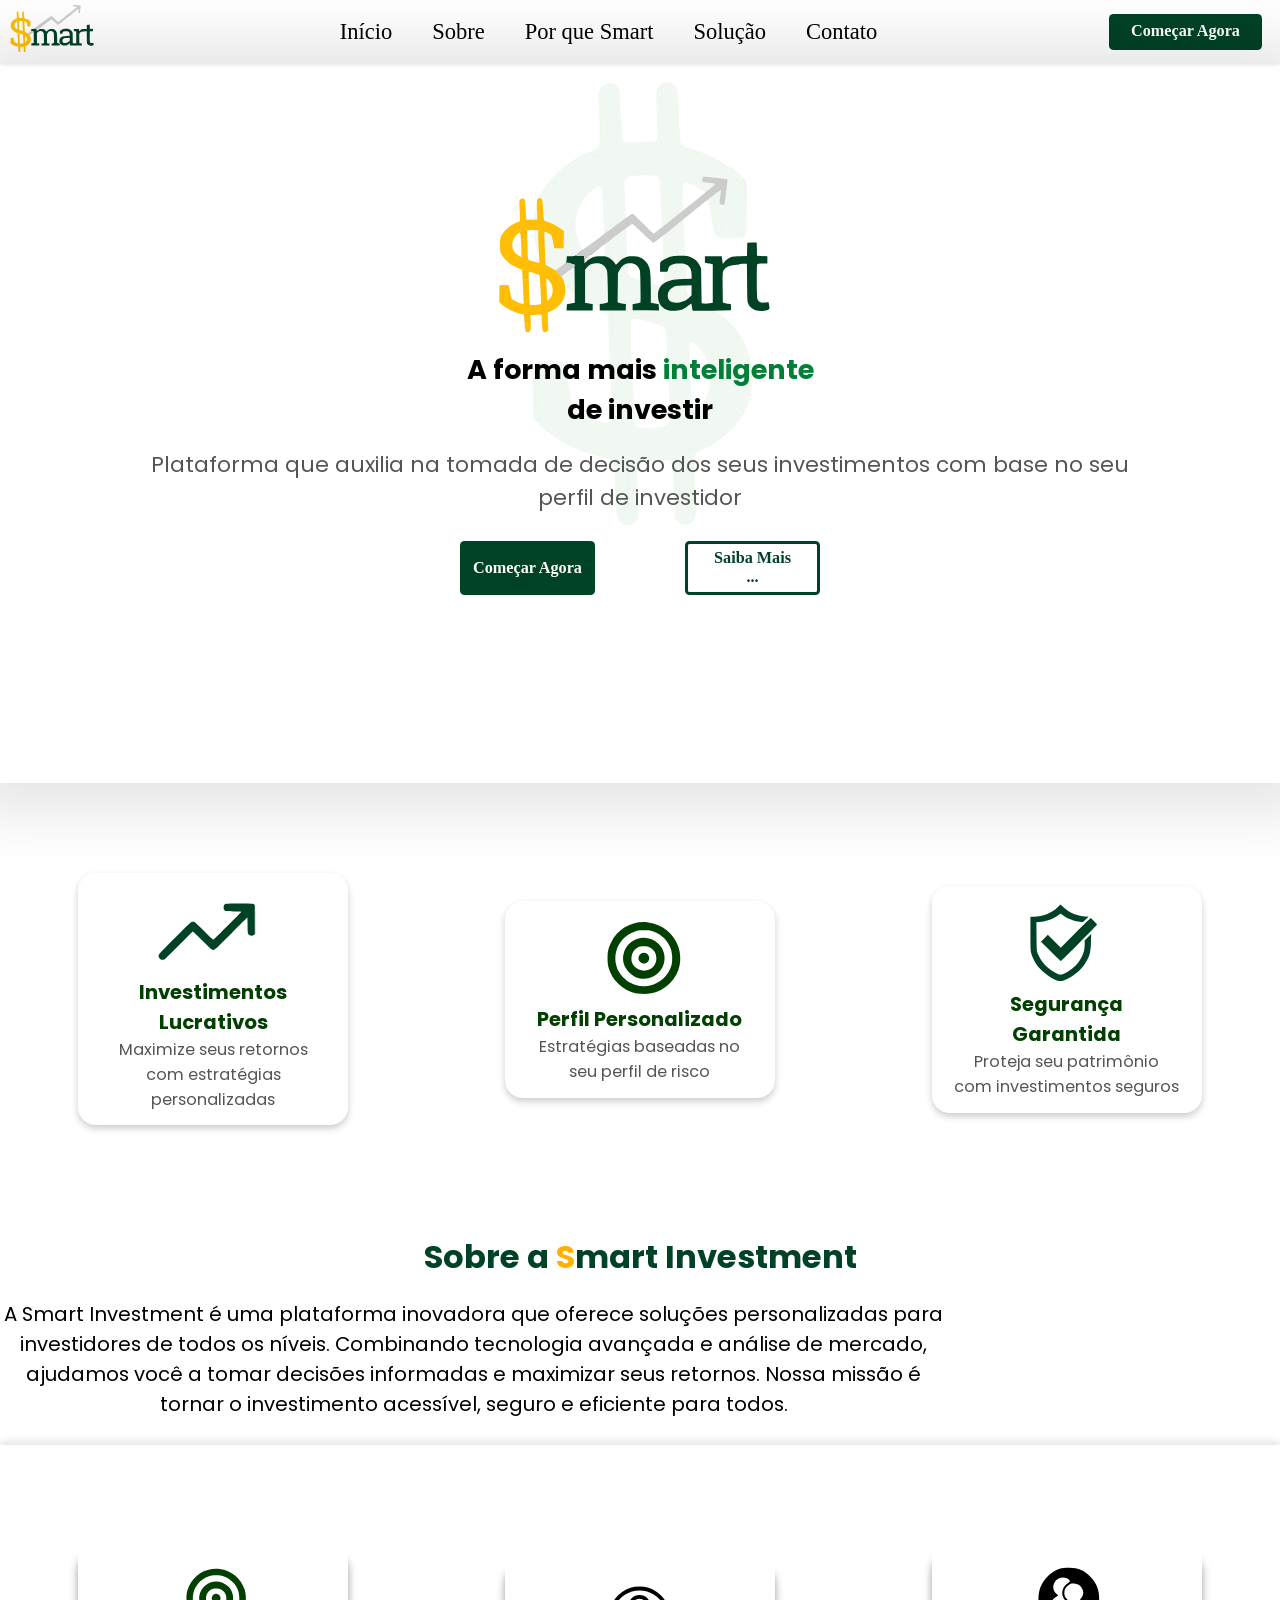
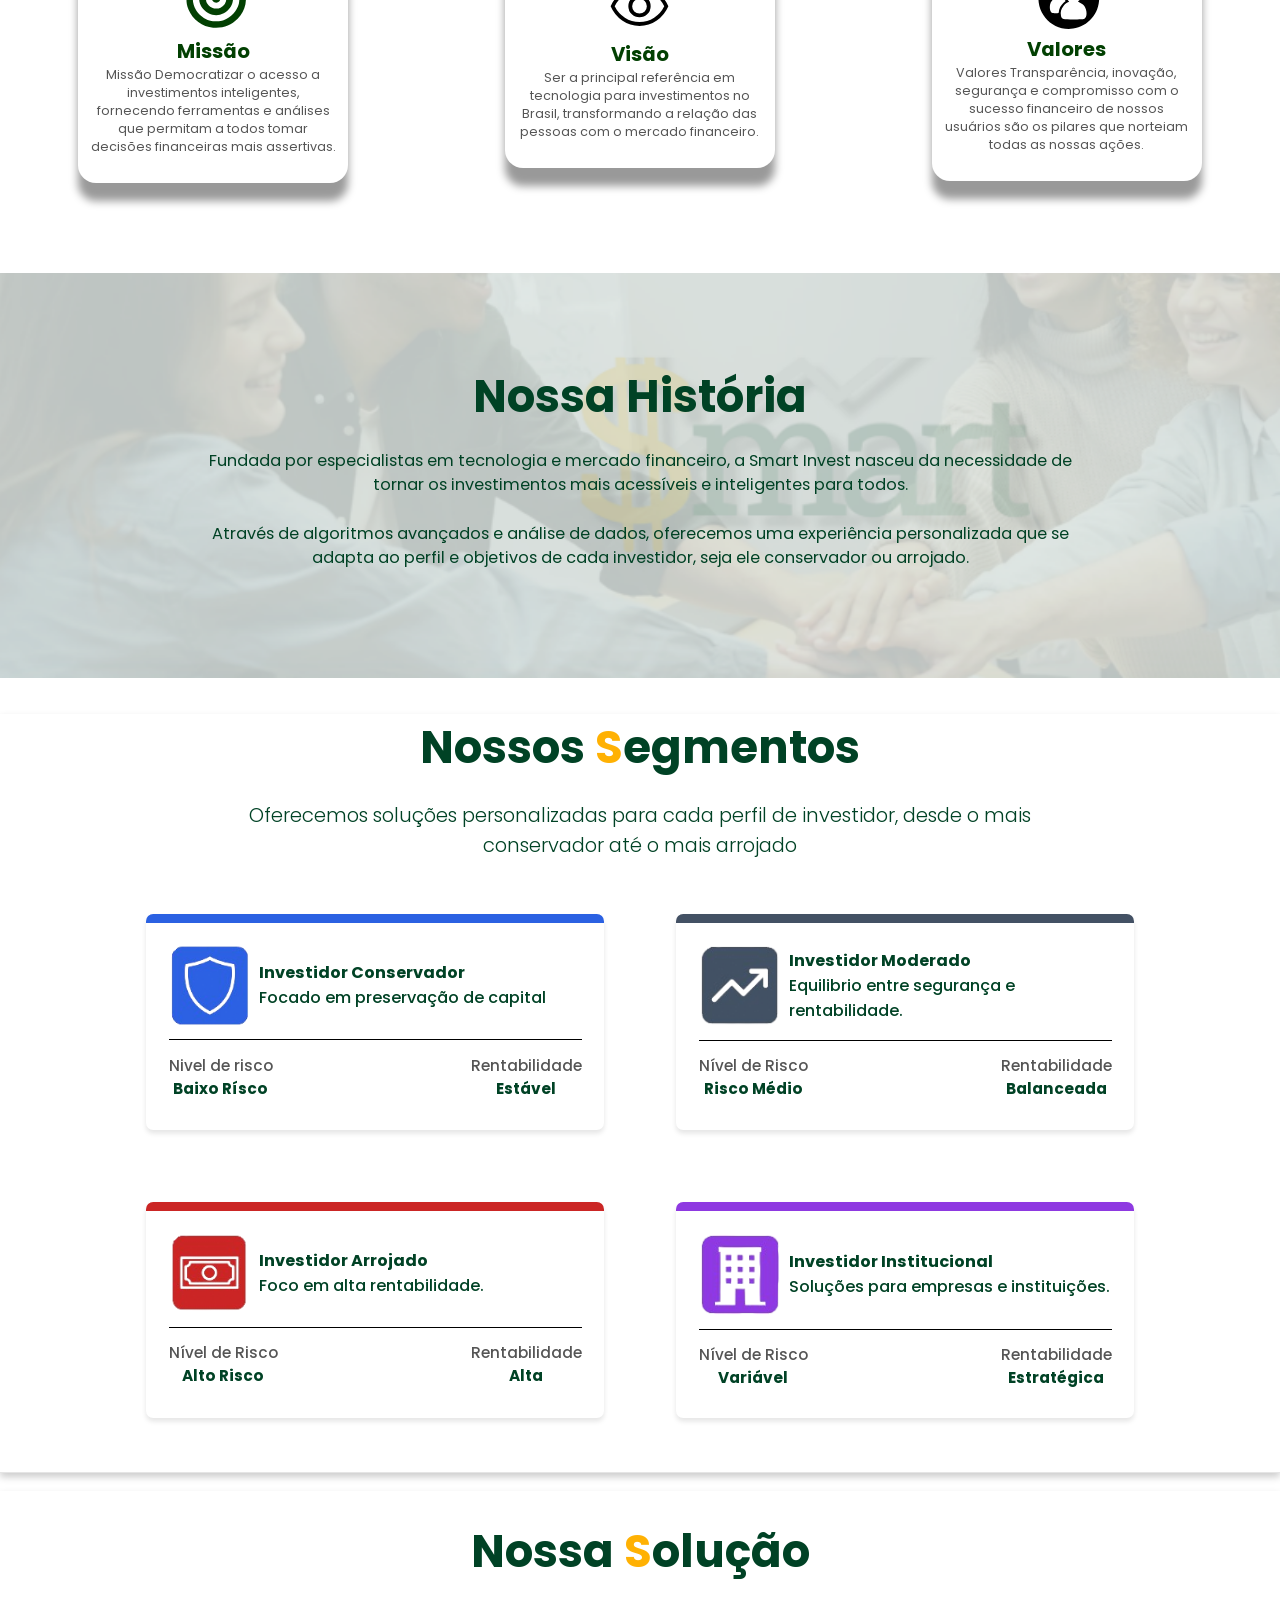
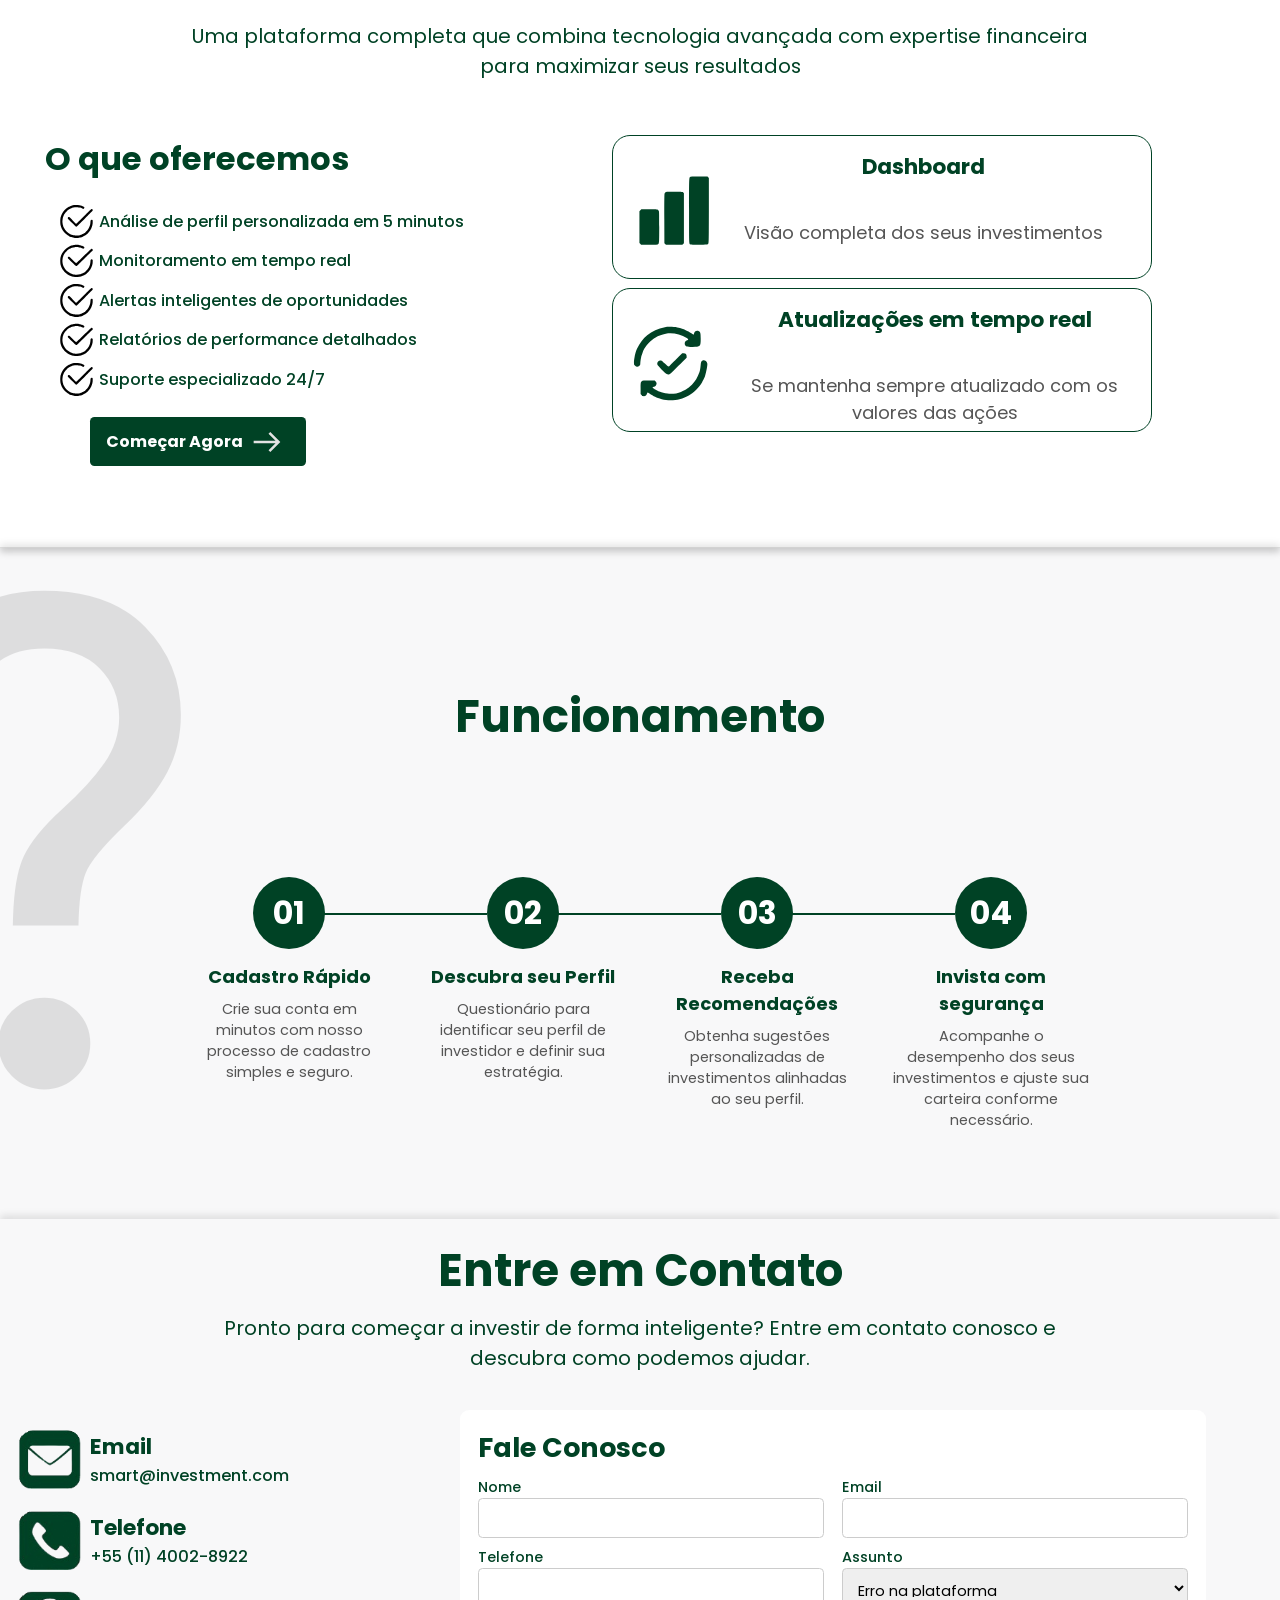
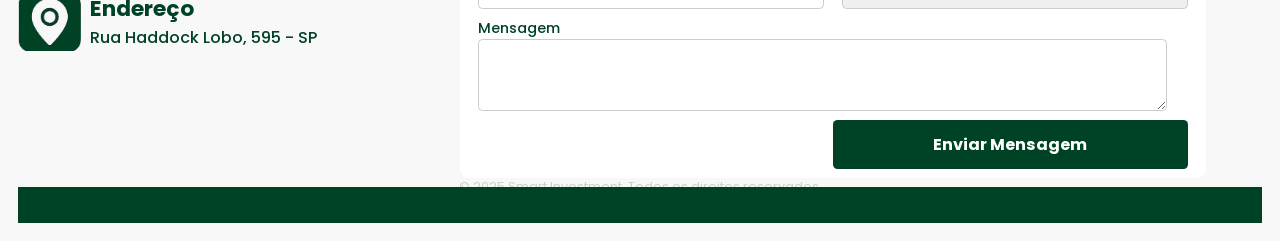
<file: public/index.html>
<!DOCTYPE html>
<html lang="pt-br">

<head>
    <meta charset="UTF-8">
    <meta name="viewport" content="width=device-width, initial-scale=1.0">
    <title>Smart Investment</title>
    <link rel="icon" type="image/x-icon" href="Style/assets/smartLogoVetor.ico">
    <link rel="stylesheet" href="Style/css/indexCSS.css">

</head>

<body>
    <div class="container">
        <div id="header">
            <img id="logo" src="Style/assets/smartLogoVetor.svg" alt="logoSmartInvestment">
            <div class="navbar">
                <a href="#container">Início</a>
                <a href="#Sobre">Sobre</a>
                <a href="#pqSmart">Por que Smart</a>
                <a href="#solucao">Solução</a>
                <a href="#contato">Contato</a>
            </div>
            <button id="btnComecar" onclick="loginRedirect()">Começar Agora</button>
            <button class="menu-mobile-icon" id="menuMobileBtn" aria-label="Abrir menu"
                style="display:none">&#9776;</button>
            <div class="menu-mobile" id="menuMobile" style="display:none;">
                <a href="#container">Início</a>
                <a href="#Sobre">Sobre</a>
                <a href="#pqSmart">Por que Smart</a>
                <a href="#solucao">Solução</a>
                <a href="#contato">Contato</a>
                <a href="#segmentos">Segmentos</a>
                <a href="#funcionamento">Funcionamento</a>
                <a href="#footer">Rodapé</a>
            </div>
        </div>

        <div id="inicio">
            <img src="Style/assets/cifrao.svg" alt="cifrao" id="cifrao">
            <div id="imagemPrincipal">
                <img src="Style/assets/smartLogoVetor.svg" alt="logoSmartInvestment">
            </div>

            <div id="fraseEfeito">
                <p> A forma mais <span class="destaque">inteligente</span></p> de investir
            </div>

            <div class="descricao">

                Plataforma que auxilia na tomada de decisão dos seus investimentos com base no seu perfil de investidor
            </div>

            <div id="botoes">
                <button id="btnComecar2" onclick="loginRedirect()">Começar Agora</button>
                <button id="btnSaibaMais">Saiba Mais <br>... </button>
            </div>

        </div>

        <div id="Sobre">

            <div id="boxes">
                <div class="box"><img src="Style/assets/setaGrafico.svg" alt="">
                    <p>Investimentos Lucrativos</p>
                    <span>Maximize seus retornos com estratégias personalizadas</span>
                </div>
                <div class="box">
                    <img src="Style/assets/alvo.svg" class="alvo" alt="">
                    <p>Perfil Personalizado</p>
                    <span>Estratégias baseadas no seu perfil de risco</span>
                </div>
                <div class="box">
                    <img src="Style/assets/escudo.svg" alt="">
                    <p>Segurança Garantida</p>
                    <span>Proteja seu patrimônio com investimentos seguros</span>
                </div>

            </div>

            <p id="tituloSobre">
                Sobre a <span>S</span>mart Investment
            </p>
            <div id="descricaoSobre">
                A Smart Investment é uma plataforma inovadora que oferece soluções personalizadas para investidores de
                todos os níveis. Combinando tecnologia avançada e análise de mercado, ajudamos você a tomar decisões
                informadas e maximizar seus retornos. Nossa missão é tornar o investimento acessível, seguro e eficiente
                para todos.

            </div>

        </div>

        <div id="pqSmart">
            <div class="boxesSmart">
                <div class="boxSmart">
                    <img src="Style/assets/alvo.svg" alt="">
                    <p>Missão</p>
                    <span>Missão
                        Democratizar o acesso a investimentos inteligentes, fornecendo ferramentas e análises que
                        permitam a todos tomar decisões financeiras mais assertivas.</span>
                </div>

                <div class="boxSmart">
                    <img src="Style/assets/eye.svg" id="olho" alt="">
                    <p>Visão</p>
                    <span>Ser a principal referência em tecnologia para investimentos no Brasil, transformando a relação
                        das pessoas com o mercado financeiro.</span>

                </div>

                <div class="boxSmart">
                    <img src="Style/assets/pessoas.svg" alt="">
                    <p>Valores</p>
                    <span>Valores
                        Transparência, inovação, segurança e compromisso com o sucesso financeiro de nossos usuários são
                        os pilares que norteiam todas as nossas ações.</span>

                </div>

            </div>


        </div>

        <div id="historia">


            <p id="tituloHistoria">
                Nossa História
            </p>
            <div id="descricaoHistoria">
                <p>
                    Fundada por especialistas em tecnologia e mercado financeiro, a Smart Invest nasceu da
                    necessidade
                    de tornar os investimentos mais acessíveis e inteligentes para todos.
                </p>
                <br>
                <p>
                    Através de algoritmos avançados e análise de dados, oferecemos uma experiência personalizada que
                    se
                    adapta ao perfil e objetivos de cada investidor, seja ele conservador ou arrojado.

                </p>
            </div>

        </div>
        <div id="segmentos">


            <p>Nossos <span>S</span>egmentos</span>

            <p id="textoSegmentos">Oferecemos soluções personalizadas para cada perfil de investidor, desde o mais
                conservador até o mais
                arrojado</p>

            <div class="boxesSegmentos">
                <div class="boxSegmento" id="boxConservador">
                    <div class="superior">
                        <img class="icone" src="Style/assets/IconEscudoSegmentos.png" alt="">
                        <div>
                            <p class="tituloSegmento">Investidor Conservador</p>
                            <p class="textoSegmentos">Focado em preservação de capital</p>
                        </div>
                    </div>

                    <div class="inferior">

                        <div class="esquerda">
                            <p class="subTitulo">Nivel de risco</p>
                            <p>Baixo Rísco</p>
                        </div>

                        <div class="direita">
                            <p class="subTitulo">Rentabilidade</p>
                            <p>Estável</p>
                        </div>
                    </div>

                </div>


                <div class="boxSegmento" id="boxModerado">
                    <div class="superior">
                        <img class="icone" src="Style/assets/iconeModeradoSegmento.png" alt="">
                        <div>
                            <p class="tituloSegmento">Investidor Moderado</p>
                            <p class="textoSegmentos">Equilibrio entre segurança e rentabilidade.</p>
                        </div>
                    </div>

                    <div class="inferior">
                        <div class="esquerda">
                            <p class="subTitulo">Nível de Risco</p>
                            <p>Risco Médio</p>
                        </div>



                        <div class="direita">
                            <p class="subTitulo">Rentabilidade</p>
                            <p>Balanceada</p>
                        </div>
                    </div>


                </div>


                <div class="boxSegmento" id="boxArrojado">
                    <div class="superior">
                        <img class="icone" src="Style/assets/iconeInvestidorArrojado.png" alt="">
                        <div>
                            <p class="tituloSegmento">Investidor Arrojado</p>
                            <p class="textoSegmentos">Foco em alta rentabilidade.</p>
                        </div>
                    </div>

                    <div class="inferior">
                        <div class="esquerda">
                            <p class="subTitulo">Nível de Risco</p>
                            <p>Alto Risco</p>
                        </div>

                        <div class="direita">
                            <p class="subTitulo">Rentabilidade</p>
                            <p>Alta</p>
                        </div>

                    </div>

                </div>


                <div class="boxSegmento" id="boxInstitucional">
                    <div class="superior">
                        <img class="icone" src="Style/assets/iconeInvestidorInstitucional.png" alt="">
                        <div>
                            <p class="tituloSegmento">Investidor Institucional</p>
                            <p class="textoSegmentos">Soluções para empresas e instituições.</p>
                        </div>

                    </div>
                    <div class="inferior">
                        <div class="esquerda">
                            <p class="subTitulo">Nível de Risco</p>
                            <p>Variável</p>
                        </div>

                        <div class="direita">
                            <p class="subTitulo">Rentabilidade</p>
                            <p>Estratégica</p>
                        </div>

                    </div>
                </div>

            </div>


        </div>

        <div id="solucao">
            <p id="tituloSolucao">Nossa <span>S</span>olução</p>

            <p id="textoSolucao">Uma plataforma completa que combina tecnologia avançada com expertise financeira para
                maximizar seus resultados</p>

            <div id="conteudoSolucao">
                <div id="oferecemos">
                    <h1>O que oferecemos</h1>
                    <p class="fraseSolucao"> <img src="Style/assets/iconCheckSolucao.svg" alt="">Análise de perfil
                        personalizada em 5 minutos</p>
                    <p class="fraseSolucao"> <img src="Style/assets/iconCheckSolucao.svg" alt="">Monitoramento em tempo
                        real</p>
                    <p class="fraseSolucao"> <img src="Style/assets/iconCheckSolucao.svg" alt="">Alertas inteligentes de
                        oportunidades</p>
                    <p class="fraseSolucao"> <img src="Style/assets/iconCheckSolucao.svg" alt="">Relatórios de
                        performance detalhados</p>
                    <p class="fraseSolucao"> <img src="Style/assets/iconCheckSolucao.svg" alt="">Suporte especializado
                        24/7</p>

                    <button id="btnComecar3">Começar Agora <svg xmlns="http://www.w3.org/2000/svg" height="40px"
                            viewBox="0 -960 960 960" width="48px" fill="#e3e3e3">
                            <path d="m560-242-43-42 168-168H160v-60h525L516-681l43-42 241 241-240 240Z" />
                        </svg></button>
                </div>

                <div id="boxesSolucao">
                    <div class="boxSolucao">
                        <img class="iconeSolucao" src="Style/assets/graficoIcone.svg" alt="">
                        <div>
                            <h1>Dashboard</h1>
                            <p>Visão completa dos seus investimentos</p>

                        </div>
                    </div>
                    <div class="boxSolucao">
                        <img class="iconeSolucao" src="Style/assets/iconAtualizacaoSolucao.svg" alt="">
                        <div>
                            <h1>Atualizações em tempo real</h1>
                            <p>Se mantenha sempre atualizado com os valores das ações</p>
                        </div>
                    </div>
                </div>
            </div>
        </div>

        <div id="funcionamento">
            <img id="interrogacao" src="Style/assets/question_mark_430dp_000000_FILL0_wght400_GRAD0_opsz48.svg" alt="">
            <h1>Funcionamento</h1>

            <div id="etapas">
                <div class="etapa" id="etapa1">
                    <div class="numeroEtapa">01</div>
                    <div class="descricaoEtapa">
                        <h2>Cadastro Rápido</h2>
                        <p>Crie sua conta em minutos com nosso processo de cadastro simples e seguro.</p>
                    </div>
                </div>

                <div class="etapa" id="etapa2">
                    <div class="numeroEtapa">02</div>
                    <div class="descricaoEtapa">
                        <h2>Descubra seu Perfil</h2>
                        <p>Questionário para identificar seu perfil de investidor e definir sua estratégia.</p>
                    </div>
                </div>

                <div class="etapa" id="etapa3">
                    <div class="numeroEtapa">03</div>
                    <div class="descricaoEtapa">
                        <h2>Receba Recomendações</h2>
                        <p>Obtenha sugestões personalizadas de investimentos alinhadas ao seu perfil.</p>
                    </div>
                </div>

                <div class="etapa" id="etapa4">
                    <div class="numeroEtapa">04</div>
                    <div class="descricaoEtapa">
                        <h2>Invista com segurança</h2>
                        <p>Acompanhe o desempenho dos seus investimentos e ajuste sua carteira conforme necessário.</p>
                    </div>
                </div>
            </div>
        </div>

        <div id="contato">
            <h1>Entre em Contato</h1>
            <span>Pronto para começar a investir de forma inteligente? Entre em contato conosco e descubra como podemos
                ajudar.</span>

            <div id="conteudoContato">
                <div id="infoContato">
                    <div class="contatoItem">
                        <img src="Style/assets/iconeEmail.png" alt="">
                        <div class="contatoTexto">
                            <h2>Email</h2>
                            <p>smart@investment.com</p>
                        </div>
                    </div>


                    <div class="contatoItem">
                        <img src="Style/assets/iconeTelefone.png" alt="">
                        <div class="contatoTexto">
                            <h2>Telefone</h2>
                            <p>+55 (11) 4002-8922</p>
                        </div>
                    </div>

                    <div class="contatoItem">
                        <img src="Style/assets/iconeLocal.png" alt="">
                        <div class="contatoTexto">
                            <h2>Endereço</h2>
                            <p> Rua Haddock Lobo, 595 - SP</p>
                        </div>
                    </div>

                </div>
                <div id="formularioContato">

                    <h1>Fale Conosco</h1>

                    <div class="inputsLinha">
                        <div class="grupoInput">
                            <label for="nome">Nome</label>
                            <input type="text" id="nome" name="nome">
                        </div>
                        <div class="grupoInput">
                            <label for="email">Email</label>
                            <input type="email" id="email" name="email">
                        </div>
                    </div>



                    <div class="inputsLinha">
                        <div class="grupoInput">
                            <label for="telefone">Telefone</label>
                            <input type="tel" id="telefone" name="telefone">
                        </div>
                        <div class="grupoInput">
                            <label for="assunto">Assunto</label>
                            <select id="assunto">
                                <option value="Erro" selected>Erro na plataforma</option>
                                <option value="Duvida">Duvida sobre a plataforma</option>
                                <option value="Contato">Contato com a equipe da smart</option>
                                <option value="Outros">Outros assuntos</option>
                            </select>
                        </div>
                    </div>

                    <div class="grupoInput">
                        <label for="mensagem">Mensagem</label>
                        <textarea id="mensagem" name="mensagem"></textarea>
                    </div>

                    <button id="btnEnviarMensagem" onclick="enviarChamado()">Enviar Mensagem</button>

                </div>
                <div id="msg" class="container-txt">
                    <div class="caixa-de-texto-container" id="caixaTexto">
                        <p id="texto-caixa">Alterações realizadas com sucesso</p>
                    </div>
                </div>
            </div>


            <div id="footer">
                <span>© 2025 Smart Investment. Todos os direitos reservados.</span>
            </div>
        </div>
</body>

</html>

<script>

    loginRedirect = () => {
        window.location.href = 'login.html';
    }

    const menuBtn = document.getElementById('menuMobileBtn');
    const menuMobile = document.getElementById('menuMobile');

    if (menuBtn && menuMobile) {
        menuBtn.addEventListener('click', () => {
            menuMobile.classList.toggle('open');
            menuMobile.style.display = menuMobile.classList.contains('open') ? 'block' : 'none';
        });

        menuMobile.querySelectorAll('a').forEach(link => {
            link.addEventListener('click', () => {
                menuMobile.classList.remove('open');
                menuMobile.style.display = 'none';
            });
        });
    }

</script>



<script>

    function enviarChamado() {



        var nome = document.getElementById("nome").value;
        var email = document.getElementById("email").value;
        var telefone = document.getElementById("telefone").value;
        var assunto = document.getElementById("assunto").value;
        var mensagem = document.getElementById("mensagem").value;

        if (!nome || !email || !telefone || !assunto || !mensagem) {
            mensagemErro("Preencha todos os campos!");
            return;
        }

        var regexEmail = /^[^\s@]+@[^\s@]+\.[^\s@]+$/;
        if (!regexEmail.test(email)) {
            mensagemErro("Digite um email válido!");
            return;
        }

        var regexTelefone = /^[0-9]{8,15}$/;
        if (!regexTelefone.test(telefone)) {
            mensagemErro("Digite um telefone válido (somente números)!");
            return;
        }
        chamarSlack();


    }

    function chamarSlack() {

        var nome = document.getElementById("nome").value;
        var email = document.getElementById("email").value;
        var telefone = document.getElementById("telefone").value;
        var assunto = document.getElementById("assunto").value;
        var mensagem = document.getElementById("mensagem").value;

        dadosCadastro = {
            text: `
        --- NOVO CHAMADO --- \n\n

        Nome do usuário: ${nome} \n 
        Email para contato: ${email}\n
        Telefone para contato: ${telefone}\n\n
        Motivo do contato: ${assunto}\n\n
        Mensagem principal do contato: \n
        ${mensagem} \n\n 

        ---------------------
        `
        }

        fetch("/postarSlack", {
            method: "POST",
            headers: {
                "Content-Type": "application/json",
            },
            body: JSON.stringify(dadosCadastro),
        }).then(async (res) => {
            const resposta = await res.json();

            if (res.ok) {
                mensagemErro("Chamado enviado com sucesso!");
            } else {
                mensagemErro(resposta.erro || "Erro ao enviar");
            }
        })

    }


    function mensagemErro(mensagem) {
        const msg = document.getElementById("msg");
        msg.classList.add("ativa");
        const atributoMensagem = document.getElementById("texto-caixa");
        atributoMensagem.innerHTML = `${mensagem}`;
        setTimeout(() => {
            msg.classList.remove("ativa")
        }, 1500);
    }
</script>
</file>
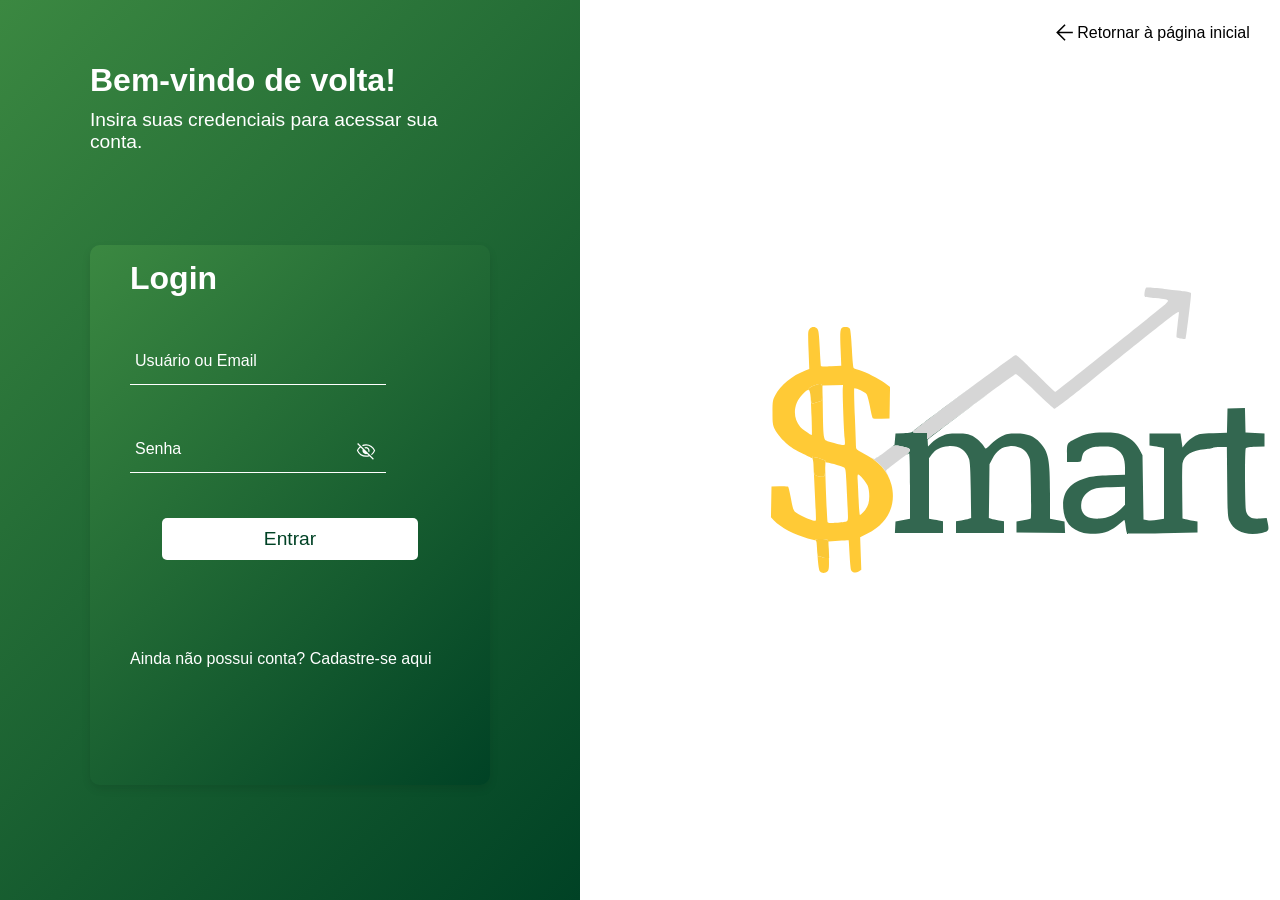
<file: public/admEmpresas.html>
<!DOCTYPE html>
<html lang="en">

<head>
    <meta charset="UTF-8">
    <meta name="viewport" content="width=device-width, initial-scale=1.0">
    <title>Administração Smart Investment - Empresas</title>
    <link rel="stylesheet" href="Style/css/admCSS.css">
</head>

<body>
    <div id="mainContainer">
        <div id="header">
            <img id="logo" src="Style/assets/smartLogoVetor.svg" alt="logoSmartInvestment">
            <div class="navbar">
                <a href="index.html">Início</a>
                <a class="selected" href="admEmpresas.html">Empresas</a>
                <a href="admUsuarios.html">Usuários</a>
            </div>
                  <img id="perfilIcon" class="perfilBoneco" src="Style/assets/perfilBoneco.svg" alt="Perfil" role="button"
                    tabindex="0" aria-haspopup="true" aria-expanded="false">
                <div class="opcoes-dropdown" role="menu" aria-hidden="true">
                    <a role="menuitem" href="perfil.html">Perfil</a>
                    <a role="menuitem" href="#" onclick="deslogar(); return false;">Sair</a>
                </div>
        </div>

        <div class="hamburger">
            <div class="bar1"></div>
            <div class="bar2"></div>
            <div class="bar3"></div>
        </div>
        <nav class="mobile-menu">
            <a href="admAcoes.html">Ações</a>
            <a href="admUsuarios.html">Usuários</a>
        </nav>

        <div id="mainContent">
            <h1>Bem-vindo à Administração Smart Investment</h1>
            <p>Utilize o menu acima para navegar entre as seções de administração.</p>

            <div style="margin: 1.2rem 0;">
                <button id="btnAdicionarEmpresa" class="btn primary add-empresa-btn"
                    onclick="abrirCadastroEmpresa()">Adicionar empresa</button>
            </div>

            <div class="action-list">
                <div class="action-card">
                    <div class="action-info">
                        <h2>Ação 1</h2>
                        <p>Descrição da Ação 1</p>
                    </div>
                    <div class="buttons">
                        <img src="Style/assets/pencilIcon.svg" alt="">
                        <img src="Style/assets/trashIcon.svg" alt="">
                    </div>
                </div>
            </div>
        </div>
        <div id="footer">
            <p>&copy; 2025 Smart Investment. Todos os direitos reservados.</p>
        </div>
    </div>
</body>

</html>
<script src="Style/js/fazerHamburguer.js"></script>
<script>
    window.onload = function () {
        carregarEmpresas();
    };


    if(sessionStorage.PERFIL_USUARIO != "Administrador" || sessionStorage.getItem('ID_USUARIO') === null){
        window.location.href = 'login.html';
        sessionStorage.clear;
    } 

    function showLoginCard(seconds) {
        document.body.classList.add('blurred');

        const overlay = document.createElement('div');
        overlay.className = 'login-overlay';
        overlay.innerHTML = `
                <div class="login-card">
                    <h3>É necessário fazer login</h3>
                    <p>Você precisa entrar para acessar esta página. Redirecionando em <span id="login-timer">${seconds}</span>s</p>
                    <div class="progress"><div class="progress-bar"></div></div>
                    <div class="login-actions">
                        <button id="btnLoginNow">Ir para login</button>
                    </div>
                </div>
            `;
        document.body.appendChild(overlay);

        const bar = overlay.querySelector('.progress-bar');
        const timerEl = overlay.querySelector('#login-timer');
        const btnNow = overlay.querySelector('#btnLoginNow');

        let remaining = seconds;
        timerEl.textContent = remaining;

        const totalMs = seconds * 1000;
        const start = Date.now();

        const interval = setInterval(() => {
            const elapsed = Date.now() - start;
            const pct = Math.min(100, (elapsed / totalMs) * 100);
            bar.style.width = pct + '%';
            const secLeft = Math.ceil((totalMs - elapsed) / 1000);
            timerEl.textContent = secLeft > 0 ? secLeft : 0;
            if (pct >= 100) {
                clearInterval(interval);
                window.location.href = 'login.html';
            }
        }, 100);

        btnNow.addEventListener('click', () => {
            document.body.classList.remove('blurred');
            window.location.href = 'login.html';
        });

    }

    function sair() {
        sessionStorage.clear();
        window.location.href = 'index.html';
    }

    function carregarNomeUsuario() {
        const nomeUsuario = sessionStorage.getItem('NOME_USUARIO');
        if (nomeUsuario) {
            console.log('Usuário logado:', nomeUsuario);
        }
    }
    carregarNomeUsuario();

    async function carregarEmpresas() {
        try {
            const response = await fetch('/empresas/listarEmpresas', {
                method: 'GET',
                headers: { 'Content-Type': 'application/json' }
            });

            if (!response.ok) throw new Error('Erro ao carregar empresas: ' + response.statusText);

            const empresas = await response.json();
            const actionList = document.querySelector('.action-list');
            actionList.innerHTML = '';

            empresas.forEach(empresa => {
                const id = empresa.idEmpresa ?? empresa.id ?? empresa.ID ?? empresa._id;
                const nome = empresa.nomeEmpresa ?? empresa.nome ?? empresa.companyName ?? '';
                const ticker = empresa.ticker ?? empresa.cod ?? empresa.symbol ?? '';
                const setor = empresa.setor ?? empresa.sector ?? '';
                const logoURL = empresa.logoURL ?? empresa.logo_url ?? empresa.logo ?? empresa.logoUrl ?? empresa.imagem ?? '';

                const actionCard = document.createElement('div');
                actionCard.className = 'action-card';
                actionCard.dataset.id = id;
                actionCard.dataset.logo = logoURL;
                actionCard.innerHTML = `
                    <div class="action-top" style="display:flex;gap:.9rem;align-items:center;">
                       
                        <div class="action-info">
                            <h2 class="empresa-nome">${escapeHtml(nome)} ${ticker ? `(${escapeHtml(ticker)})` : ''}</h2>
                            <p class="empresa-setor">Setor: ${escapeHtml(setor)}</p>
                        </div>
                    </div>
                    <div class="buttons">
                        <img onclick="abrirEditorEmpresa(this, ${id})" src="Style/assets/pencilIcon.svg" alt="editar">
                        <img onclick="excluirEmpresa(${id})" src="Style/assets/trashIcon.svg" alt="excluir">
                    </div>
                `;
                actionList.appendChild(actionCard);
            });
        } catch (error) {
            console.error('Erro:', error);
        }
    }

    function abrirEditorEmpresa(btnEl, id) {
        if (document.querySelector('.empresa-modal')) return;

        const card = btnEl ? btnEl.closest('.action-card') : document.querySelector(`.action-card[data-id="${id}"]`);
        const nomeEl = card?.querySelector('.empresa-nome');
        const setorEl = card?.querySelector('.empresa-setor');
        const logoContainer = card?.querySelector('.empresa-logo');

        const nomeText = nomeEl ? nomeEl.innerText.replace(/\s*\(.*\)$/, '').trim() : '';
        const tickerMatch = nomeEl ? (nomeEl.innerText.match(/\(([^)]+)\)/) || [null, ''])[1] : '';
        const setorText = setorEl ? setorEl.innerText.replace(/^Setor:\s*/i, '').trim() : '';

        let logoURL = card?.dataset?.logo ?? '';
        if (!logoURL && logoContainer) {
            const img = logoContainer.querySelector('img');
            logoURL = img ? img.src : '';
        }

        const overlay = document.createElement('div');
        overlay.className = 'empresa-modal';
        overlay.innerHTML = `
            <div class="empresa-modal-box" role="dialog" aria-modal="true">
                <header>
                    <h3>Editar Empresa</h3>
                    <button class="empresa-modal-close" aria-label="Fechar">&times;</button>
                </header>
                <div class="empresa-modal-body">
                    <label>Nome</label>
                    <input id="modal-nome" value="${escapeHtml(nomeText)}">
                    <label>Ticker</label>
                    <input id="modal-ticker" value="${escapeHtml(tickerMatch)}">
                    <label>Setor</label>
                    <input id="modal-setor" value="${escapeHtml(setorText)}">
                    <label>URL do Logo</label>
                    <input id="modal-logoURL" value="${escapeHtml(logoURL)}" placeholder="https://exemplo.com/logo.png">
                </div>
                <footer>
                    <button class="btn primary" id="modal-save">Salvar</button>
                    <button class="btn ghost" id="modal-cancel">Cancelar</button>
                </footer>
            </div>
        `;
        document.body.appendChild(overlay);

        const close = () => {
            overlay.remove();
            document.removeEventListener('keydown', onKey);
        };
        const onKey = (e) => { if (e.key === 'Escape') close(); };
        document.addEventListener('keydown', onKey);

        overlay.querySelector('.empresa-modal-close').addEventListener('click', close);
        overlay.addEventListener('click', (e) => { if (e.target === overlay) close(); });
        overlay.querySelector('#modal-cancel').addEventListener('click', close);

        overlay.querySelector('#modal-save').addEventListener('click', async () => {
            const novoNome = overlay.querySelector('#modal-nome').value.trim();
            const novoTicker = overlay.querySelector('#modal-ticker').value.trim();
            const novoSetor = overlay.querySelector('#modal-setor').value.trim();
            const novoLogoURL = overlay.querySelector('#modal-logoURL').value.trim();

            if (!novoNome || !novoTicker || !novoSetor) {
                overlay.querySelector('#modal-nome').focus();
                return;
            }

            try {
                const resp = await fetch('/empresas/editarEmpresa', {
                    method: 'PUT',
                    headers: { 'Content-Type': 'application/json' },
                    body: JSON.stringify({
                        idEmpresa: id,
                        nomeEmpresa: novoNome,
                        ticker: novoTicker,
                        setor: novoSetor,
                        logoURL: novoLogoURL
                    })
                });
                if (!resp.ok) throw new Error('Falha ao editar: ' + resp.statusText);
                await resp.json();
                close();
                carregarEmpresas();
            } catch (err) {
                console.error('Erro ao editar empresa:', err);
                alert('Erro ao salvar alteração.');
            }
        });

        setTimeout(() => overlay.querySelector('#modal-nome')?.focus(), 50);
    }

    async function excluirEmpresa(id) {
        if (!id && id !== 0) {
            console.warn('ID inválido ao excluir empresa:', id);
            return;
        }

        try {
            const resp = await fetch(`/empresas/excluirEmpresa/${encodeURIComponent(id)}`, {
                method: 'DELETE',
                headers: { 'Content-Type': 'application/json' }
            });
            if (!resp.ok) throw new Error('Falha ao excluir: ' + resp.statusText);
            carregarEmpresas();
        } catch (err) {
            console.error('Erro ao excluir empresa:', err);
        }
    }

    function escapeHtml(str) {
        if (!str) return '';
        return String(str).replace(/[&<>"']/g, s => ({ '&': '&amp;', '<': '&lt;', '>': '&gt;', '"': '&quot;', "'": '&#39;' }[s]));
    }

    function editarEmpresa(id) {
        console.log('Editar empresa com ID:', id);
        fetch(`/empresas/editarEmpresa`, {
            method: 'PUT',
            headers: { 'Content-Type': 'application/json' },
            body: JSON.stringify({ id: id, nome: 'Nome Editado', ticker: 'TCKR', setor: 'Setor Editado', logoURL: 'https://exemplo.com/logo_editado.png' })
        }).then(resp => {
            if (!resp.ok) throw new Error('Falha ao editar: ' + resp.statusText);
            return resp.json();
        }).then(data => {
            console.log('Empresa editada com sucesso:', data);
            carregarEmpresas();
        }).catch(err => {
            console.error('Erro ao editar empresa:', err);
        });
    }

    async function abrirCadastroEmpresa() {
        if (document.querySelector('.empresa-modal')) return;

        const overlay = document.createElement('div');
        overlay.className = 'empresa-modal';
        overlay.innerHTML = `
            <div class="empresa-modal-box" role="dialog" aria-modal="true">
                <header>
                    <h3>Adicionar Empresa</h3>
                    <button class="empresa-modal-close" aria-label="Fechar">&times;</button>
                </header>
                <div class="empresa-modal-body">
                    <label>Nome</label>
                    <input id="new-nome" placeholder="Nome da empresa">
                    <label>Ticker</label>
                    <input id="new-ticker" placeholder="EXEM">
                    <label>Setor</label>
                    <input id="new-setor" placeholder="Setor">
                    <label>URL do Logo</label>
                    <input id="new-logo" placeholder="https://exemplo.com/logo.png">
                </div>
                <footer>
                    <button class="btn primary" id="new-save">Salvar</button>
                    <button class="btn ghost" id="new-cancel">Cancelar</button>
                </footer>
            </div>
        `;
        document.body.appendChild(overlay);

        const close = () => {
            overlay.remove();
            document.removeEventListener('keydown', onKey);
        };
        const onKey = (e) => { if (e.key === 'Escape') close(); };
        document.addEventListener('keydown', onKey);

        overlay.querySelector('.empresa-modal-close').addEventListener('click', close);
        overlay.addEventListener('click', (e) => { if (e.target === overlay) close(); });
        overlay.querySelector('#new-cancel').addEventListener('click', close);

        overlay.querySelector('#new-save').addEventListener('click', async () => {
            const nome = overlay.querySelector('#new-nome').value.trim();
            const ticker = overlay.querySelector('#new-ticker').value.trim();
            const setor = overlay.querySelector('#new-setor').value.trim();
            const logoURL = overlay.querySelector('#new-logo').value.trim();

            if (!nome || !ticker || !setor || !logoURL) {

                ['#new-nome', '#new-ticker', '#new-setor', '#new-logo'].forEach(sel => {
                    const el = overlay.querySelector(sel);
                    if (el && !el.value.trim()) {
                        el.style.borderColor = '#dc2626';
                        setTimeout(() => el.style.borderColor = '', 1600);
                    }
                });
                return;
            }

            try {
                const resp = await fetch('/empresas/cadastrarEmpresa', {
                    method: 'POST',
                    headers: { 'Content-Type': 'application/json' },
                    body: JSON.stringify({
                        nomeEmpresa: nome,
                        ticker: ticker,
                        setor: setor,
                        logoURL: logoURL
                    })
                });
                if (!resp.ok) throw new Error('Falha ao cadastrar: ' + resp.statusText);
                await resp.json();
                close();
                carregarEmpresas();
            } catch (err) {
                console.error('Erro ao cadastrar empresa:', err);
                alert('Erro ao cadastrar empresa.');
            }
        });

        setTimeout(() => overlay.querySelector('#new-nome')?.focus(), 50);
    }

    
         (function () {
        const perfil = document.querySelector('#perfilIcon');
        const opcoes = document.querySelector('.opcoes-dropdown');

        if (!perfil || !opcoes) return;

        function abrirFecharPerfil() {
            const ativo = opcoes.classList.toggle('active');
            opcoes.setAttribute('aria-hidden', (!ativo).toString());
            perfil.setAttribute('aria-expanded', ativo.toString());
        }

        perfil.addEventListener('click', function (ev) {
            ev.stopPropagation();
            abrirFecharPerfil();
        });

        perfil.addEventListener('keydown', function (ev) {
            if (ev.key === 'Enter' || ev.key === ' ') {
                ev.preventDefault();
                abrirFecharPerfil();
            }
        });

        document.addEventListener('click', function (ev) {
            if (!ev.target.closest('#perfilIcon') && !ev.target.closest('.opcoes-dropdown')) {
                opcoes.classList.remove('active');
                opcoes.setAttribute('aria-hidden', 'true');
                perfil.setAttribute('aria-expanded', 'false');
            }
        });
    })();
</script>
</file>
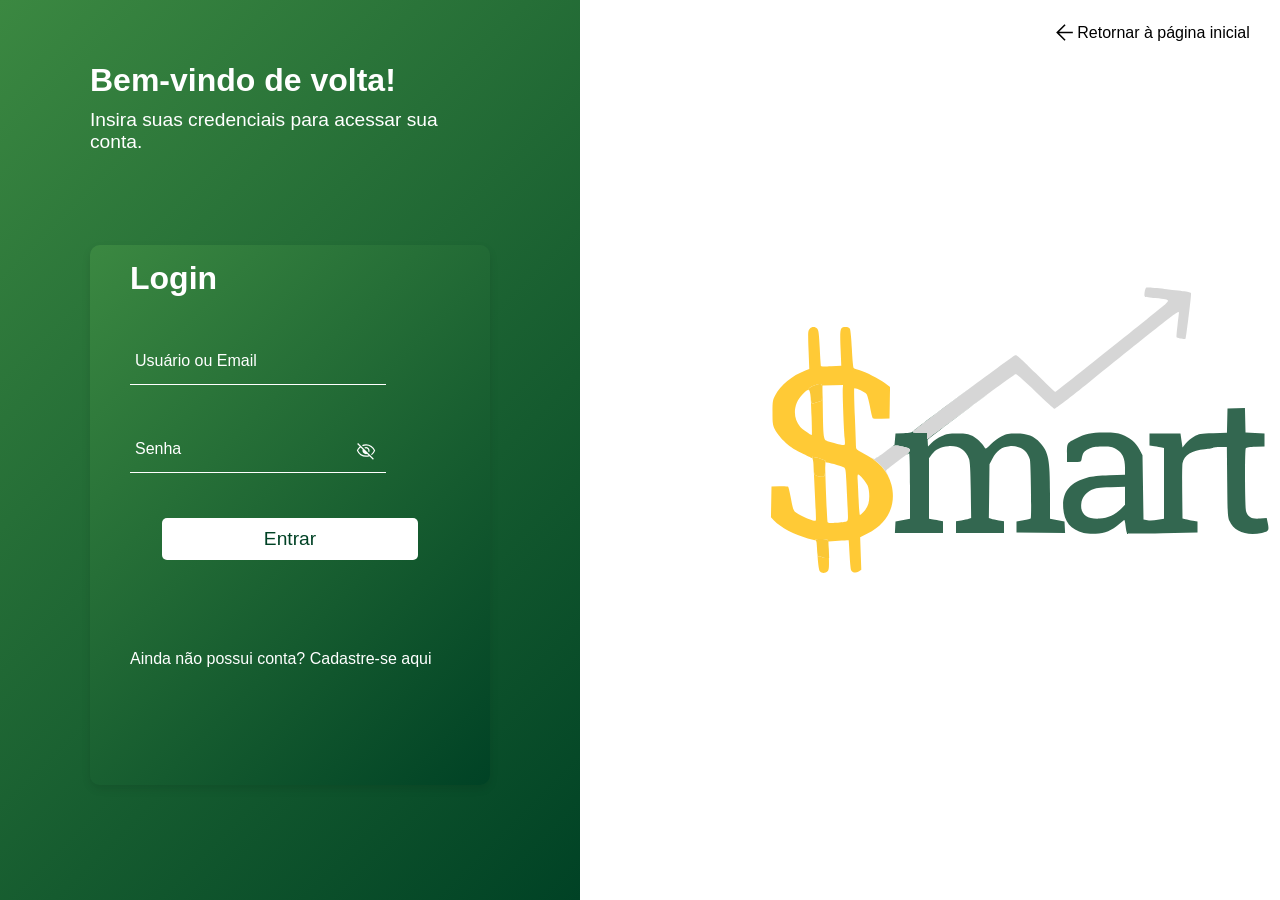
<file: public/admUsuarios.html>
<!DOCTYPE html>
<html lang="pt-br">

<head>
    <meta charset="UTF-8">
    <meta name="viewport" content="width=device-width, initial-scale=1.0">
    <link rel="icon" type="image/x-icon" href="Style/assets/smartLogoVetor.ico">
    <link rel="stylesheet" href="Style//css/admCSS.css">
    <title>Administração Smart Investment - Usuários</title>
</head>

<body>
    <div id="mainContainer">
        <div id="header">
            <img id="logo" src="Style/assets/smartLogoVetor.svg" alt="logoSmartInvestment">
            <div class="navbar">
                <a href="index.html">Início</a>
                <a href="admEmpresas.html">Empresas</a>
                <a class="selected" href="admUsuarios.html">Usuários</a>
            </div>
                <img id="perfilIcon" class="perfilBoneco" src="Style/assets/perfilBoneco.svg" alt="Perfil" role="button"
                    tabindex="0" aria-haspopup="true" aria-expanded="false">
                <div class="opcoes-dropdown" role="menu" aria-hidden="true">
                    <a role="menuitem" href="perfil.html">Perfil</a>
                    <a role="menuitem" href="#" onclick="deslogar(); return false;">Sair</a>
                </div>
        </div>


        <div class="hamburger">
            <div class="bar1"></div>
            <div class="bar2"></div>
            <div class="bar3"></div>
        </div>
        <nav class="mobile-menu">
            <a href="admAcoes.html">Ações</a>
            <a href="admUsuarios.html">Usuários</a>
        </nav>

        <div id="mainContent">
            <h1>Bem-vindo à Administração Smart Investment</h1>
            <p>Utilize o menu acima para navegar entre as seções de administração.</p>

            <div class="user-list">
                <div class="user-card">
                    <div class="user-info">
                        <h2>Usuário 1</h2>
                        <p>Email: usuario1@example.com</p>
                    </div>
                    <div class="buttons">
                        <img src="Style/assets/pencilIcon.svg" alt="">
                        <img src="Style/assets/trashIcon.svg" alt="">
                    </div>
                </div>
            </div>

        </div>

        <div id="footer">
            <p>&copy; 2025 Smart Investment. Todos os direitos reservados.</p>
        </div>

    </div>

    <script src="Style/js/fazerHamburguer.js"></script>

    <script>
        if (sessionStorage.PERFIL_USUARIO != "Administrador" || sessionStorage.getItem('ID_USUARIO') === null) {
            window.location.href = 'login.html';
            sessionStorage.clear;
        }

        function showLoginCard(seconds) {
            document.body.classList.add('blurred');

            const overlay = document.createElement('div');
            overlay.className = 'login-overlay';
            overlay.innerHTML = `
                <div class="login-card">
                    <h3>É necessário fazer login</h3>
                    <p>Você precisa entrar para acessar esta página. Redirecionando em <span id="login-timer">${seconds}</span>s</p>
                    <div class="progress"><div class="progress-bar"></div></div>
                    <div class="login-actions">
                        <button id="btnLoginNow">Ir para login</button>
                    </div>
                </div>
            `;
            document.body.appendChild(overlay);

            const bar = overlay.querySelector('.progress-bar');
            const timerEl = overlay.querySelector('#login-timer');
            const btnNow = overlay.querySelector('#btnLoginNow');

            let remaining = seconds;
            timerEl.textContent = remaining;

            const totalMs = seconds * 1000;
            const start = Date.now();

            const interval = setInterval(() => {
                const elapsed = Date.now() - start;
                const pct = Math.min(100, (elapsed / totalMs) * 100);
                bar.style.width = pct + '%';
                const secLeft = Math.ceil((totalMs - elapsed) / 1000);
                timerEl.textContent = secLeft > 0 ? secLeft : 0;
                if (pct >= 100) {
                    clearInterval(interval);
                    window.location.href = 'login.html';
                }
            }, 100);

            btnNow.addEventListener('click', () => {
                document.body.classList.remove('blurred');
                window.location.href = 'login.html';
            });

        }

        function excluirUsuario(idUsuario) {
            fetch(`/usuarios/excluirUsuario/${idUsuario}`, {
                method: "DELETE",
                headers: { "Content-Type": "application/json" }
            })
                .then(response => {
                    if (response.ok) {
                        alert('Usuário excluído com sucesso!');
                        listarUsuarios();
                    } else {
                        alert('Erro ao excluir usuário.');
                    }
                })
                .catch(error => {
                    console.error('Erro:', error);
                    alert('Erro ao excluir usuário.');
                });
        }

        function sair() {
            sessionStorage.removeItem('ID_USUARIO');
            sessionStorage.removeItem('NOME_USUARIO');
            sessionStorage.removeItem('TIPO_USUARIO');
            window.location.href = 'index.html';
        }

        window.onload = listarUsuarios;

        async function listarUsuarios() {
            const response = await fetch(`/usuarios/buscarUsuarios`, {
                method: "GET",
                headers: { "Content-Type": "application/json" }
            });
            const info = await response.json();

            let userListContainer = document.querySelector('.user-list');
            userListContainer.innerHTML = '';

            info.forEach(user => {
                userListContainer.innerHTML += ` <div class="user-card">
                        <div class="user-info">
                            <h2>${user.nome}</h2>
                            <p>Email: ${user.email}</p>
                        </div>
                        <div class="buttons">
                            <img src="Style/assets/trashIcon.svg" alt="" onclick="excluirUsuario(${user.idUsuario})">
                        </div>
                    </div>`;
            });
        }

         (function () {
        const perfil = document.querySelector('#perfilIcon');
        const opcoes = document.querySelector('.opcoes-dropdown');

        if (!perfil || !opcoes) return;

        function abrirFecharPerfil() {
            const ativo = opcoes.classList.toggle('active');
            opcoes.setAttribute('aria-hidden', (!ativo).toString());
            perfil.setAttribute('aria-expanded', ativo.toString());
        }

        perfil.addEventListener('click', function (ev) {
            ev.stopPropagation();
            abrirFecharPerfil();
        });

        perfil.addEventListener('keydown', function (ev) {
            if (ev.key === 'Enter' || ev.key === ' ') {
                ev.preventDefault();
                abrirFecharPerfil();
            }
        });

        document.addEventListener('click', function (ev) {
            if (!ev.target.closest('#perfilIcon') && !ev.target.closest('.opcoes-dropdown')) {
                opcoes.classList.remove('active');
                opcoes.setAttribute('aria-hidden', 'true');
                perfil.setAttribute('aria-expanded', 'false');
            }
        });
    })();
    </script>
</body>

</html>
</file>
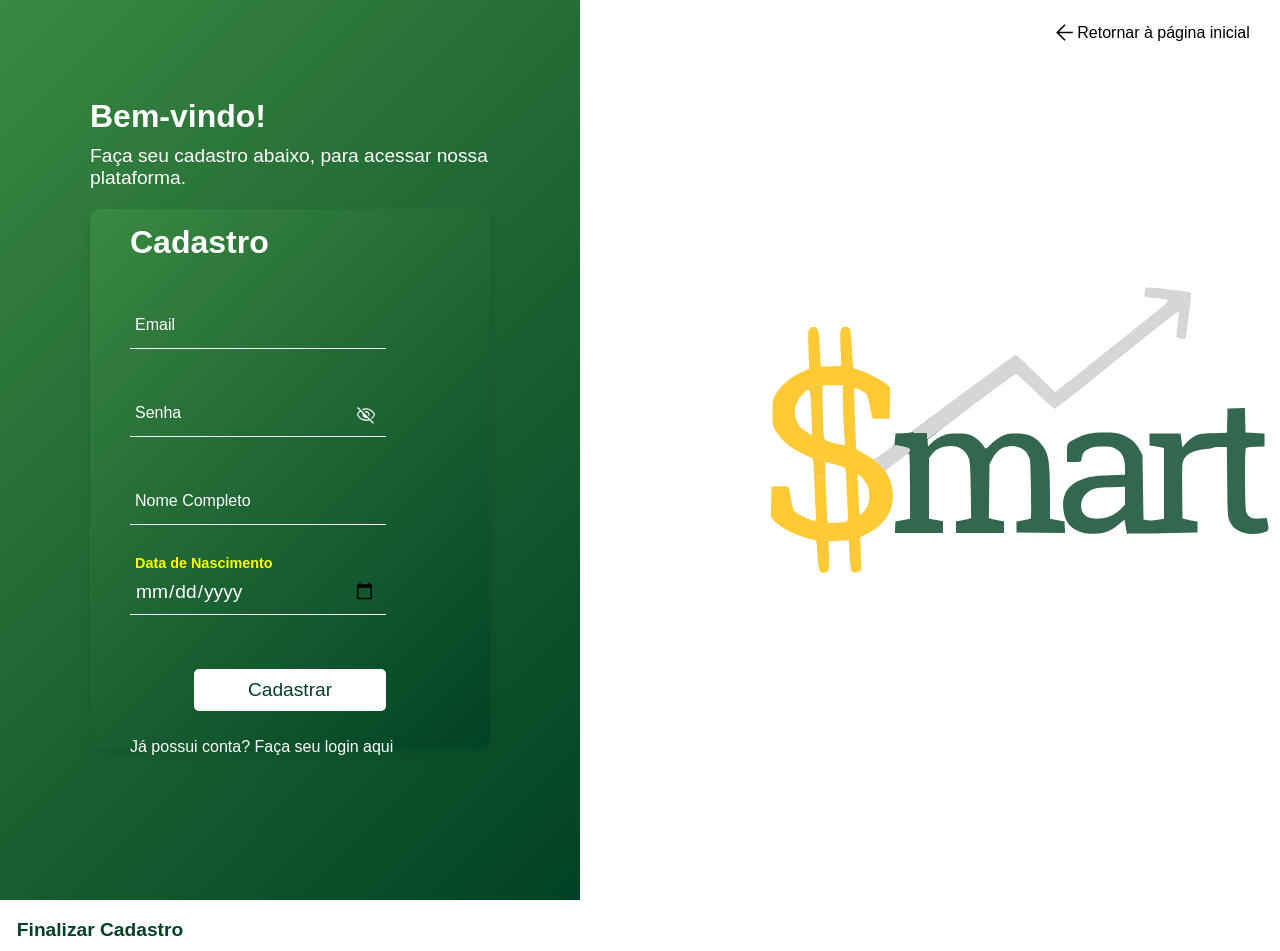
<file: public/cadastro.html>
<!DOCTYPE html>
<html lang="pt-br">
  <head>
    <meta charset="UTF-8" />
    <meta name="viewport" content="width=device-width, initial-scale=1.0" />
    <title>Cadastro</title>
    <link rel="stylesheet" href="Style/css/cadastroCSS.css" />
    <link
      rel="icon"
      type="image/x-icon"
      href="Style/assets/smartLogoVetor.ico"
    />
  </head>

  <body>
    <main>
      <div id="msg" class="container-txt">
        <div class="caixa-de-texto-container" id="caixaTexto">
          <p id="texto-caixa">Alterações realizadas com sucesso</p>
        </div>
      </div>    

      <div id="mainContainer">
        <a id="btnIndex" onclick="backIndex()"
          ><img src="Style/assets/arrow_back.svg" alt="" /> Retornar à página
          inicial</a
        >

        <div id="cadastroContainer">
          <h1>Bem-vindo!</h1>
          <p>Faça seu cadastro abaixo, para acessar nossa plataforma.</p>
          <div id="cadastroBox">
            <div id="cadastroForm">
              <h1>Cadastro</h1>

              <div class="grupoInput">
                <input type="email" id="email" required placeholder=" " />
                <label for="email">Email</label>
              </div>

              <div class="grupoInput">
                <input type="password" id="senha" required placeholder=" " />
                <label for="senha">Senha</label>
                <img
                  class="olho"
                  onclick="exibirSenha()"
                  src="Style/assets/inivisivel.svg"
                />
              </div>

              <div class="grupoInput">
                <input type="text" id="nomeCompleto" required placeholder=" " />
                <label for="nomeCompleto">Nome Completo</label>
              </div>

              <div class="grupoInput">
                <input type="date" id="dtNascimento" required placeholder=" " />
                <label for="dtNascimento">Data de Nascimento</label>
              </div>

              <button onclick="exibirForm()" id="btnLogar">Cadastrar</button>

              <a id="redLogin" href="login.html"
                >Já possui conta? Faça seu login aqui</a
              >
            </div>
          </div>
        </div>

        <div>
          <img id="logo" src="Style/assets/smartLogoVetor.svg" alt="" />
        </div>
      </div>
      <div id="formularioCadastro">
        <h1>Preencha as seguintes informações para finalizar seu cadastro</h1>
        <img
          id="btnFechar"
          onclick="fecharForm()"
          src="Style/assets/xis.svg"
          alt=""
        />
        <div id="questionario">
          <div class="pergunta ativa">
            <p>1. Há quanto tempo você investe?</p>
            <label
              ><input type="radio" name="tempo" value="baixo" /> Nunca
              investi</label
            ><br />
            <label
              ><input type="radio" name="tempo" value="baixo" /> Menos de 1
              ano</label
            ><br />
            <label
              ><input type="radio" name="tempo" value="moderado" /> 1 a 3
              anos</label
            ><br />
            <label
              ><input type="radio" name="tempo" value="alto" /> Mais de 3
              anos</label
            ><br />
            <button onclick="proximaPergunta()">Próxima</button>
          </div>

          <div class="pergunta">
            <p>2. Qual é seu principal objetivo ao investir?</p>
            <label
              ><input type="radio" name="objetivo" value="baixo" />
              Segurança</label
            ><br />
            <label
              ><input type="radio" name="objetivo" value="moderado" /> Renda
              extra</label
            ><br />
            <label
              ><input type="radio" name="objetivo" value="moderado" />
              Aposentadoria</label
            ><br />
            <label
              ><input type="radio" name="objetivo" value="alto" /> Alta
              rentabilidade</label
            ><br />
            <button onclick="proximaPergunta()">Próxima</button>
          </div>

          <div class="pergunta">
            <p>3. Como reagiria a uma queda de 10% nos seus investimentos?</p>
            <label
              ><input type="radio" name="reacao" value="baixo" /> Venderia
              tudo</label
            ><br />
            <label
              ><input type="radio" name="reacao" value="moderado" />
              Manteria</label
            ><br />
            <label
              ><input type="radio" name="reacao" value="alto" /> Compraria
              mais</label
            ><br />
            <button onclick="proximaPergunta()">Próxima</button>
          </div>

          <div class="pergunta">
            <p>4. Você prefere...</p>
            <label
              ><input type="radio" name="preferencia" value="baixo" /> Ganhos
              pequenos e constantes</label
            ><br />
            <label
              ><input type="radio" name="preferencia" value="moderado" /> Ganhos
              médio e com risco moderado</label
            ><br />
            <label
              ><input type="radio" name="preferencia" value="alto" /> Altos
              Ganhos mesmo com risco e chance de perda</label
            ><br />
            <button onclick="finalizarQuestionario()">Finalizar</button>
          </div>
        </div>

        <div class="botoesForm">
          <button id="btnFinalizar" onclick="cadastrarUsuario()">
            Finalizar Cadastro
          </button>
        </div>
      </div>

      <button id="btnFinalizar" onclick="cadastrarUsuario()">
        Finalizar Cadastro
      </button>
    </main>
  </body>
  <!-- Novo -->
</html>

<script>
  let baixo = 0;
  let moderado = 0;
  let alto = 0;
  let questionario = 0;
  let indicePergunta = 0;

  function proximaPergunta() {
    const perguntas = document.querySelectorAll("#questionario .pergunta");
    const atual = perguntas[indicePergunta];
    const selecionado = atual.querySelector('input[type="radio"]:checked');
    const respostaSelecionada = atual.querySelector(
      'input[type="radio"]:checked'
    ).value;
    if (!selecionado) {
      alert("Selecione uma resposta antes de continuar.");
      return;
    }

    if (respostaSelecionada == "baixo") {
      baixo++;
    } else if (respostaSelecionada == "moderado") {
      moderado++;
    } else {
      alto++;
    }

    atual.classList.remove("ativa");
    indicePergunta++;
    if (indicePergunta < perguntas.length) {
      perguntas[indicePergunta].classList.add("ativa");
    }
  }

  function finalizarQuestionario() {
    const perguntas = document.querySelectorAll("#questionario .pergunta");
    const ultima = perguntas[indicePergunta];
    const selecionado = ultima.querySelector('input[type="radio"]:checked');
    const respostaSelecionada = ultima.querySelector(
      'input[type="radio"]:checked'
    ).value;

    if (!selecionado) {
      alert("Selecione uma resposta antes de finalizar.");
      return;
    }

    if (respostaSelecionada == "baixo") {
      baixo++;
    } else if (respostaSelecionada == "moderado") {
      moderado++;
    } else {
      alto++;
    }

    questionario = 1;
    alert("Questionário concluído! Agora finalize seu cadastro.");
  }

  function atualizarCorRisco() {
    const riscoUsuario = document.getElementById("slcRisco").value;
    const select = document.getElementById("slcRisco");

    select.className = "";

    if (riscoUsuario === "baixo") {
      select.style.backgroundColor = "green";
      select.style.color = "white";
      select.style.fontWeight = "400";
    } else if (riscoUsuario === "moderado") {
      select.style.backgroundColor = "yellow";
      select.style.color = "#333";
      select.style.fontWeight = "600";
    } else if (riscoUsuario === "alto") {
      select.style.backgroundColor = "red";
      select.style.color = "white";
      select.style.fontWeight = "900";
    } else {
      select.style.backgroundColor = "#f8f9fa";
      select.style.color = "#333";
    }
  }

  function fecharForm() {
    const form = document.getElementById("formularioCadastro");
    form.style.display = "none";
    const background = document.getElementById("mainContainer");
    background.style.filter = "none";

    // Novo
    const perguntas = document.querySelectorAll("#questionario .pergunta");
    const atual = perguntas[indicePergunta];
    atual.classList.remove("ativa");
    baixo = 0;
    moderado = 0;
    alto = 0;
    questionario = 0;
    indicePergunta = 0;
    perguntas[indicePergunta].classList.add("ativa");
  }

  exibirSenha = () => {
    const senhaInput = document.getElementById("senha");
    const olhoIcon = document.querySelector(".olho");

    if (senhaInput.type === "password") {
      senhaInput.type = "text";
      olhoIcon.src = "Style/assets/visivel.svg";
    } else {
      senhaInput.type = "password";
      olhoIcon.src = "Style/assets/inivisivel.svg";
    }
  };

  backIndex = () => {
    window.location.href = "index.html";
  };

  exibirForm = () => {
    //     const email = document.getElementById('email').value;
    //     const senha = document.getElementById('senha').value;
    const form = document.getElementById("formularioCadastro");
    form.style.display = "flex";
    const background = document.getElementById("mainContainer");
    background.style.filter = "blur(5px)";
  };

  cadastrarUsuario = () => {
    var nomeCompletoVar = document.getElementById("nomeCompleto").value;
    var dtNascimentoVar = document.getElementById("dtNascimento").value;
    // Nova estrutura de decisão para contemplar linha abaixo
    //var perfilVar = document.getElementById("slcRisco").value;
    var emailVar = document.getElementById("email").value;
    var senhaVar = document.getElementById("senha").value;

    // Novo
    if (baixo > moderado && baixo > alto) {
      var perfilVar = "baixo";
    } else if (moderado > baixo && moderado > alto) {
      var perfilVar = "moderado";
    } else if (alto > baixo && alto > alto) {
      var perfilVar = "alto";
    } else {
      var perfilVar = "moderado";
    }

    if (
      !emailVar ||
      !senhaVar ||
      !nomeCompletoVar ||
      !dtNascimentoVar ||
      !perfilVar
    ) {
      mensagemErro("Preencha todos os campos!");
      return;
    }

    if (!emailVar.includes("@")) {
      mensagemErro("Email inválido!");
      return;
    }

    if (senhaVar.length < 8) {
      mensagemErro("A senha deve conter no mínimo 8 caracteres");
      return;
    }

    if (!/[A-Z]/.test(senhaVar)) {
      mensagemErro("A senha deve conter alguma letra maiúscula");
      return;
    }

    if (!/[0-9]/.test(senhaVar)) {
      mensagemErro("A senha deve conter algum número");
      return;
    }

    const mapPerfil = {
      alto: "Arrojado",
      baixo: "Conservador",
      moderado: "Moderado",
    };
    perfilVar = mapPerfil[perfilVar] ? mapPerfil[perfilVar].trim() : "";


    const dadosCadastro = {
      nomeCompleto: nomeCompletoVar,
      dtNascimento: dtNascimentoVar,
      email: emailVar,
      senha: senhaVar,
      perfil: perfilVar,
    };

    console.log("Função cadastrarUsuario chamada!");
    console.log(
      nomeCompletoVar,
      dtNascimentoVar,
      perfilVar,
      emailVar,
      senhaVar
    );

    fetch("/usuarios/cadastrar", {
      method: "POST",
      headers: {
        "Content-Type": "application/json",
      },
      body: JSON.stringify(dadosCadastro),
    })
      .then((res) => {
        if (res.ok) {
          mensagemErro("Cadastro realizado com sucesso!");
          setTimeout(() => (window.location = "login.html"), 2000);
        } else {
          res.text().then((msg) => mensagemErro("Erro no cadastro, tente trocar os dados! "));
        }
      })
      .catch((error) => {
        console.error("Erro:", error);
        mensagemErro("Erro ao conectar com o servidor.");
      });


  };

  function mensagemErro(mensagem){
    const msg = document.getElementById("msg");
    msg.classList.add("ativa");
    const atributoMensagem = document.getElementById("texto-caixa");
    atributoMensagem.innerHTML=`${mensagem}`;
    setTimeout(() => {
        msg.classList.remove("ativa")
    }, 1500);
}
</script>
</file>
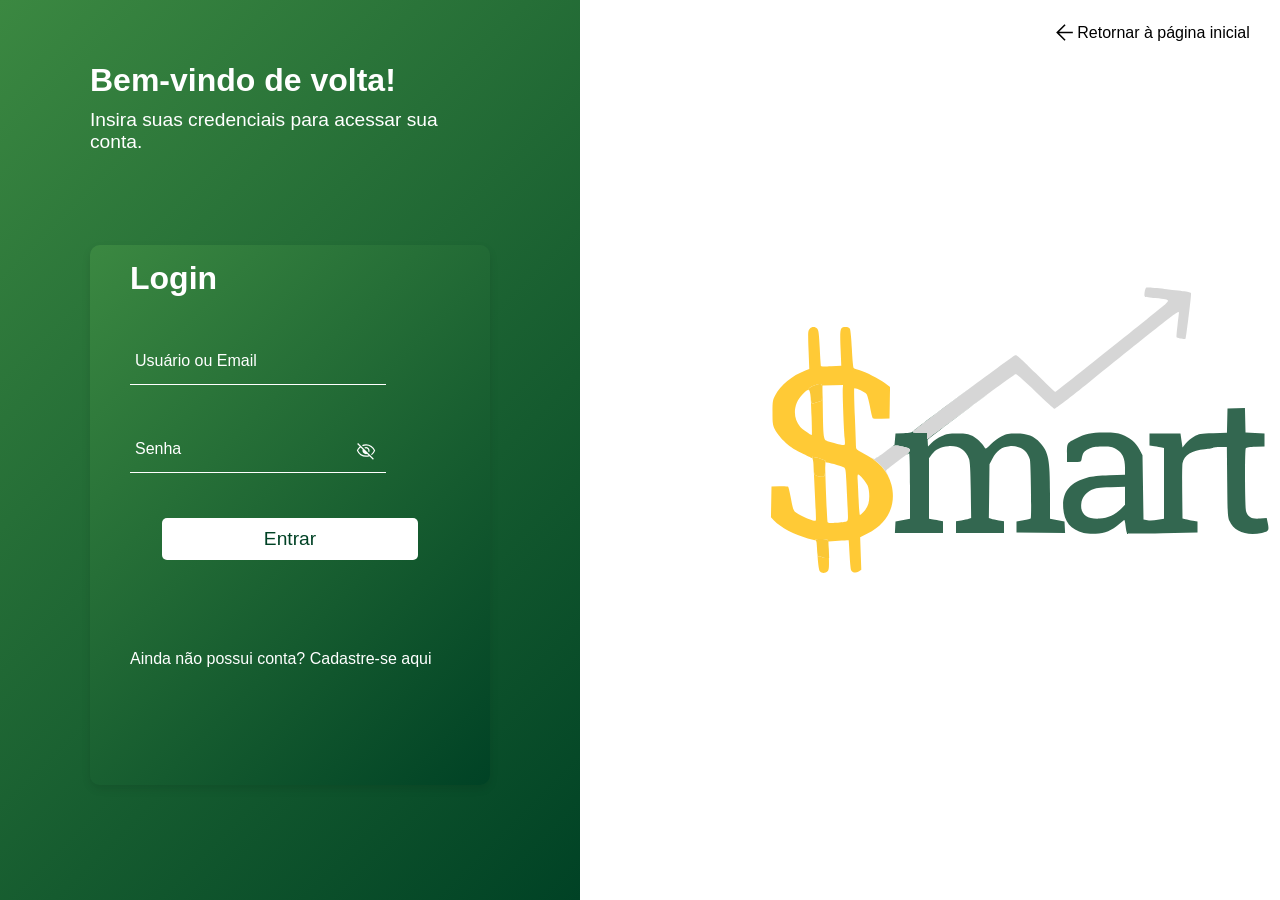
<file: public/login.html>
<!DOCTYPE html>
<html lang="pt-br">

<head>
    <meta charset="UTF-8">
    <meta name="viewport" content="width=device-width, initial-scale=1.0">
    <title>Login</title>
    <link rel="stylesheet" href="Style/css/loginCSS.css">
    <link rel="icon" type="image/x-icon" href="Style/assets/smartLogoVetor.ico">
</head>

<body>

    <main>
        <div id="msg" class="container-txt">
          <div class="caixa-de-texto-container" id="caixaTexto">
            <p id="texto-caixa">Alterações realizadas com sucesso</p>
          </div>
    </div>
        <div id="mainContainer">
           <a id="btnIndex" onclick="backIndex()"><img src="Style/assets/arrow_back.svg" alt=""> Retornar à página inicial</a>
            <!-- <img id="btnIndex" src="Style/assets/home.svg" onclick="backIndex()" alt=""> -->
            <div id="loginContainer">
                <h1>Bem-vindo de volta!</h1>
                <p>Insira suas credenciais para acessar sua conta.</p>
                <div id="loginBox">
                    <div id="loginForm">
                        <h1>Login</h1>

                        <div class="grupoInput">
                            <input type="email" id="username" required placeholder=" ">
                            <label for="username">Usuário ou Email</label>
                        </div>

                        <div class="grupoInput">
                            <input type="password" id="senha" required placeholder=" ">
                            <label for="senha">Senha</label>
                             <img class="olho" onclick="exibirSenha()" src="Style/assets/inivisivel.svg">
                        </div>
                        <button onclick="logar()" id="btnLogar">Entrar</button>

                        <a id="redCadastro" href="cadastro.html">Ainda não possui conta? Cadastre-se aqui</a>
                    </div>
                </div>
            </div>

            <div>
                <img id="logo" src="Style/assets/smartLogoVetor.svg" alt="">
            </div>
        </div>
    </main>


</body>

</html>

<script>
    backIndex = () => {
        window.location.href = 'index.html';
    }

     exibirSenha = () => {
        const senhaInput = document.getElementById('senha');
        const olhoIcon = document.querySelector('.olho');

        if (senhaInput.type === 'password') {
            senhaInput.type = 'text';
            olhoIcon.src = 'Style/assets/visivel.svg';
        } else {
            senhaInput.type = 'password';
            olhoIcon.src = 'Style/assets/inivisivel.svg';
        }
    };


    logar = () => {
        // const username = document.getElementById('username').value;
        // const password = document.getElementById('senha').value;

        // if ((username == 'admin' || username == 'smart@investment.com') && password == 'senha123') {
        //     alert('Login bem-sucedido!');
        //     window.location.href = 'index.html';
        // } else {
        //     alert('Credenciais inválidas. Tente novamente.');
        //     document.getElementById('username').value = '';
        //     document.getElementById('senha').value = '';
        // }

        console.log("entrou")
        var emailVar = document.getElementById('username').value;
        var senhaVar = document.getElementById('senha').value;


        if (emailVar == "" || senhaVar == "") {
            mensagemErro("Campos vazios.")
            return false;
        }

        console.log("FORM LOGIN: ", emailVar);
        console.log("FORM SENHA: ", senhaVar);

        fetch("/usuarios/autenticar", {
            method: "POST",
            headers: {
                "Content-Type": "application/json"
            },
            body: JSON.stringify({
                emailServer: emailVar,
                senhaServer: senhaVar
            })
        }).then(function (resposta) {
            console.log("ESTOU NO THEN DO entrar()!")

            if (resposta.ok) {
                console.log(resposta);


                resposta.json().then(json => {
                    console.log(json);
                    console.log(JSON.stringify(json));
                    sessionStorage.EMAIL_USUARIO = json.email;
                    sessionStorage.NOME_USUARIO = json.nome;
                    sessionStorage.PERFIL_USUARIO = json.perfil;
                    sessionStorage.ID_USUARIO = json.idUsuario;
                    
                    if(json.perfil == "Administrador"){
                        window.location = "./admUsuarios.html";
                    }

                    console.log("ID_USUARIO salvo no sessionStorage:", sessionStorage.ID_USUARIO);
                    setTimeout(function () {
                        window.location = "./perfil.html";
                    }, 1000);

                });

            } else {
                resposta.text().then(msg => mensagemErro(msg));
                console.log("Houve um erro ao tentar realizar o login!");
                mensagemErro("Houve um erro ao tentar realizar o login!")
           
            }

        }).catch(function (erro) {
            console.log(erro);
        })

        return false;

    }


    function mensagemErro(mensagem){
    const msg = document.getElementById("msg");
    msg.classList.add("ativa");
    const atributoMensagem = document.getElementById("texto-caixa");
    atributoMensagem.innerHTML=`${mensagem}`;
    setTimeout(() => {
        msg.classList.remove("ativa")
    }, 1500);
}
</script>
</file>
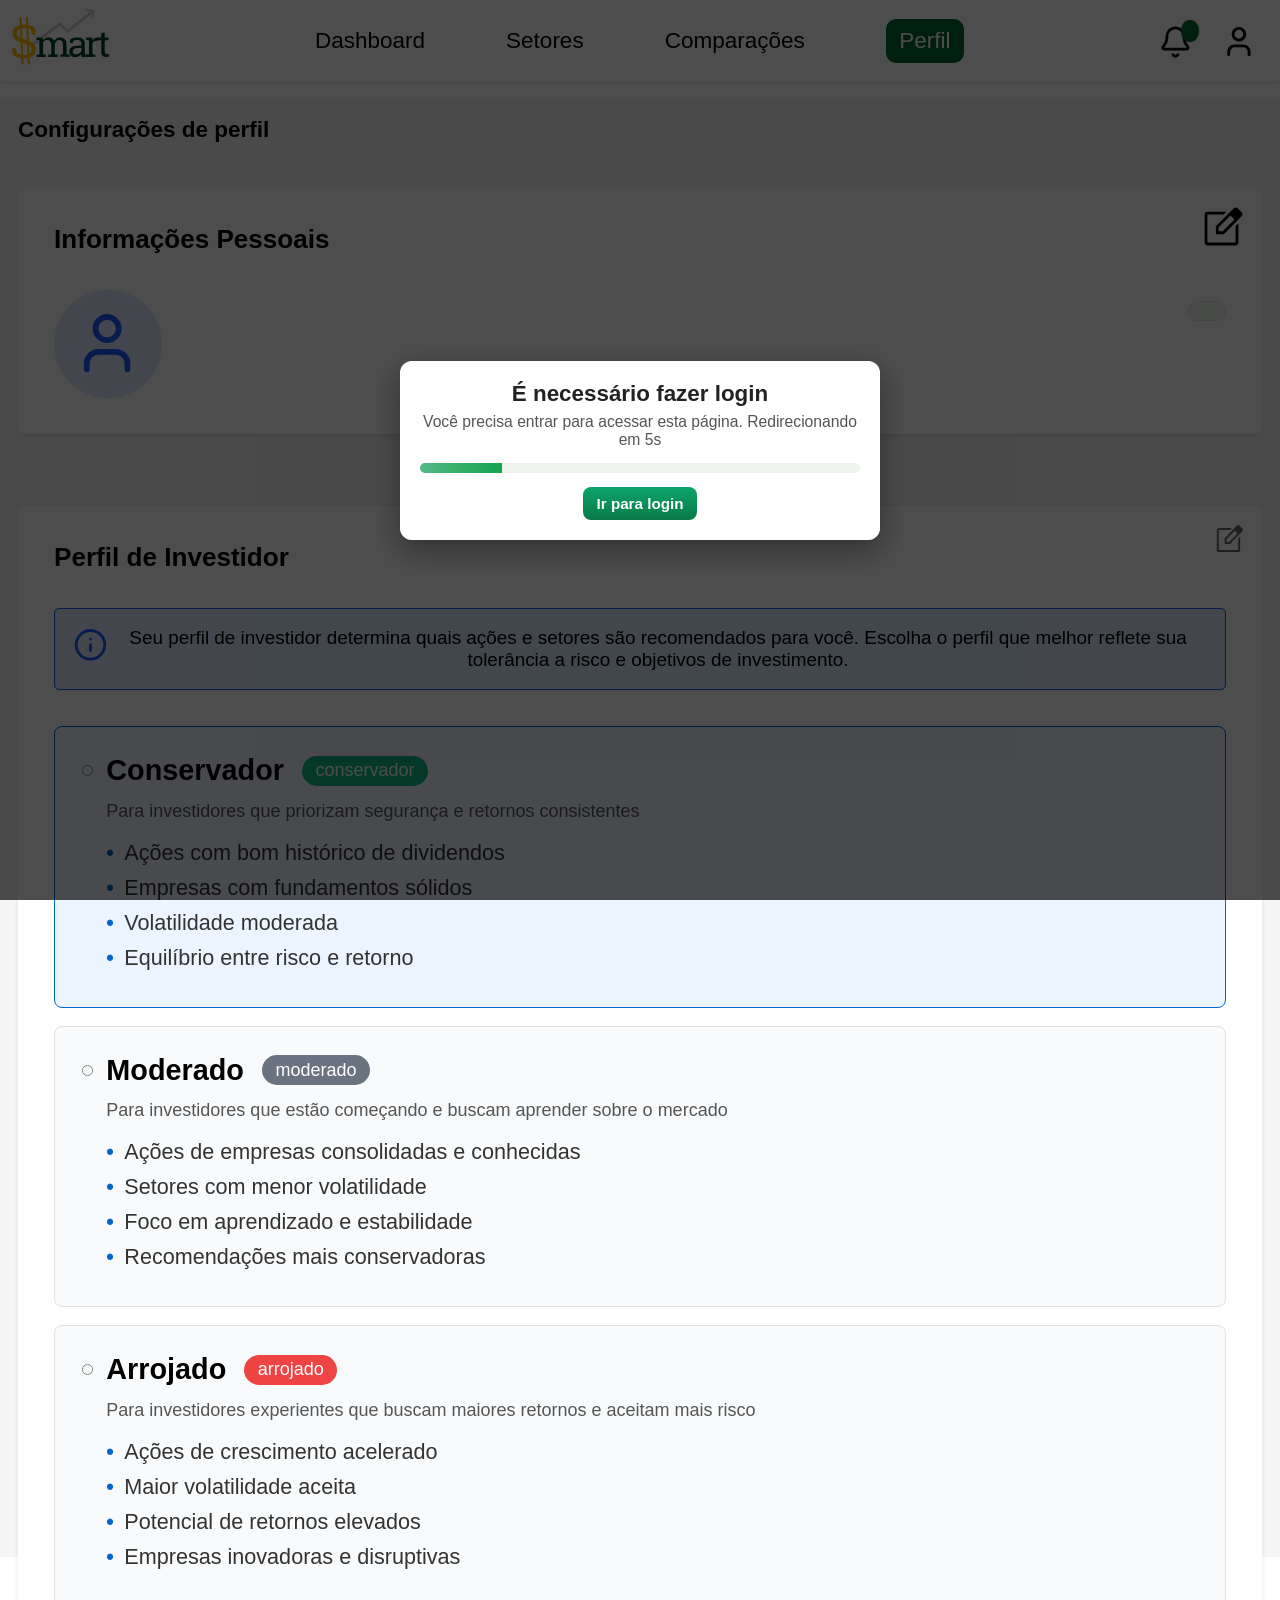
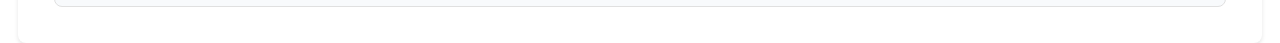
<file: public/perfil.html>
<!DOCTYPE html>
<html lang="pt-br">

<head>
    <meta charset="UTF-8">
    <meta name="viewport" content="width=device-width, initial-scale=1.0">
    <title>Perfil</title>
    <link rel="icon" type="image/x-icon" href="Style/assets/smartLogoVetor.ico">
    <link rel="stylesheet" href="Style/css/perfilCSS.css">
</head>

<body>

    <div id="mainContainer" onload="carregarDados()">
        <div class="container">
            <div id="alertaAlteracao" style="display: none;"><span></span></div>

            <div id="header">
                <img id="logo" src="Style/assets/smartLogoVetor.svg" alt="logoSmartInvestment">
                <div class="navbar">
                    <a href="dashboard.html">Dashboard</a>
                    <a href="setores.html">Setores</a>
                    <a href="comparacoes.html">Comparações</a>
                    <a href="perfil.html" class="selected">Perfil</a>
                </div>

                <div class="notification-container">
                    <span class="notification-badge"></span>
                    <img id="notificacaoIcon" src="Style/assets/sinoNotificacao.svg" alt="">
                    <div class="notificacao-dropdown">
                    </div>
                </div>

                <img id="perfilIcon" class="perfilBoneco" src="Style/assets/perfilBoneco.svg" alt="Perfil" role="button"
                    tabindex="0" aria-haspopup="true" aria-expanded="false">
                <div class="opcoes-dropdown" role="menu" aria-hidden="true">
                    <a role="menuitem" href="perfil.html">Perfil</a>
                    <a role="menuitem" href="#" onclick="sair()">Sair</a>
                </div>

                <div class="hamburger">
                    <div class="bar1"></div>
                    <div class="bar2"></div>
                    <div class="bar3"></div>
                </div>
                <nav class="mobile-menu">
                    <a href="dashboard.html">Dashboard</a>
                    <a href="setores.html">Setores</a>
                    <a href="comparacoes.html">Comparações</a>
                    <a href="perfil.html">Perfil</a>
                </nav>

            </div>

            <div id="content">
                <h1>Configurações de perfil</h1>
                <div class="section">
                    <h2>Informações Pessoais</h2>
                    <div id="sectionContent">
                        <img id="imgPerfil" src="Style/assets/pefilIconAzul.svg" alt="">
                        <div class="info">
                            <p id="usuario"></p>
                            <p id="email"><span id="escritaEmail"></span>
                            </p>
                            <img class="btnEditar" onclick="editarDadosPerfil()" src="Style/assets/pencilIcon.svg"
                                alt="">
                            <div class="actions-user-buttons" style="display: none;">
                                <button class="btn-cancel" onclick="cancelarEdicaoDados()">Cancelar</button>
                                <button class="btn-save" onclick="salvarEdicaoDados()">Salvar Alterações</button>
                            </div>
                        </div>

                    </div>

                    <span id="perfilRisco"></span>

                </div>

                <div class="section">
                    <img id="pencilIcon" onclick="editarPerfil()" src="Style/assets/pencilIcon.svg" alt="">
                    <h2>Perfil de Investidor</h2>
                    <div id="aviso">
                        <img src="Style/assets/avisoIcon.svg" alt="">
                        <p>Seu perfil de investidor determina quais ações e setores são recomendados para você. Escolha
                            o perfil que melhor reflete sua tolerância a risco e objetivos de investimento.
                        </p>
                    </div>

                    <div class="perfilInvestidor">
                        <div class="perfilOpcao selected" id="conservador">
                            <div class="perfilHeader">
                                <span class="check"></span>
                                <div class="perfilTitulo">Conservador</div>
                                <span class="perfilTag conservador">conservador</span>
                            </div>
                            <div class="perfilDesc">
                                Para investidores que priorizam segurança e retornos consistentes
                            </div>
                            <ul class="perfilFeatures">
                                <li>Ações com bom histórico de dividendos</li>
                                <li>Empresas com fundamentos sólidos</li>
                                <li>Volatilidade moderada</li>
                                <li>Equilíbrio entre risco e retorno</li>
                            </ul>
                        </div>

                        <div class="perfilOpcao" id="moderado">
                            <div class="perfilHeader">
                                <span class="check"></span>
                                <div class="perfilTitulo">Moderado</div>
                                <span class="perfilTag moderado">moderado</span>
                            </div>
                            <div class="perfilDesc">
                                Para investidores que estão começando e buscam aprender sobre o mercado
                            </div>
                            <ul class="perfilFeatures">
                                <li>Ações de empresas consolidadas e conhecidas</li>
                                <li>Setores com menor volatilidade</li>
                                <li>Foco em aprendizado e estabilidade</li>
                                <li>Recomendações mais conservadoras</li>
                            </ul>
                        </div>

                        <div class="perfilOpcao" id="arrojado">
                            <div class="perfilHeader">
                                <span class="check"></span>
                                <div class="perfilTitulo">Arrojado</div>
                                <span class="perfilTag arrojado">arrojado</span>
                            </div>
                            <div class="perfilDesc">
                                Para investidores experientes que buscam maiores retornos e aceitam mais risco
                            </div>
                            <ul class="perfilFeatures">
                                <li>Ações de crescimento acelerado</li>
                                <li>Maior volatilidade aceita</li>
                                <li>Potencial de retornos elevados</li>
                                <li>Empresas inovadoras e disruptivas</li>
                            </ul>
                        </div>
                    </div>

                    <div class="actions-buttons" style="display: none;">
                        <button class="btn-cancel" onclick="cancelarEdicao()">Cancelar</button>
                        <button class="btn-save" onclick="salvarEdicao()">Salvar Alterações</button>
                    </div>
                </div>
            </div>
        </div>
    </div>
</body>

</html>
<script src="Style/js/fazerHamburguer.js"></script>

<script>
    document.addEventListener("DOMContentLoaded", carregarNotificacoes);

    async function carregarNotificacoes() {
        const idUsuario = sessionStorage.ID_USUARIO;

        if (!idUsuario) {
            console.warn("ID_USUARIO não encontrado no sessionStorage.");
            return;
        }

        fetch("/notificacoes/receberNotificacoes", {
            method: "POST",
            headers: {
                "Content-Type": "application/json"
            },
            body: JSON.stringify({
                idServer: idUsuario,
            })
        })
            .then(async res => {
                if (!res.ok) throw new Error("Erro ao buscar notificações");
                // Ler como texto e só parsear JSON se houver conteúdo
                const text = await res.text();
                if (!text) return [];
                try {
                    return JSON.parse(text);
                } catch (e) {
                    console.warn('Resposta de notificações não é JSON válido:', e);
                    return [];
                }
            })
            .then(notificacoes => {
                atualizarDropdown(notificacoes || []);
            })
            .catch(err => console.error(err));
    }

    function atualizarDropdown(notificacoes) {
        var contador = 0;

        const container = document.querySelector(".notificacao-dropdown");
        const badge = document.querySelector(".notification-badge");

        // Limpa o container (evita duplicar)
        container.innerHTML = "";
        var qtd_not = 0;

        notificacoes.forEach(not => {
            if (not.lido == 0) {
                qtd_not++;
            }
        });

        // Atualiza badge (mostra no máx. 9+). Se não houver notificações, oculta o badge.
        if (!badge) {
            // elemento não encontrado — nada a fazer
        } else if (qtd_not <= 0) {
            badge.style.display = 'none';
            badge.textContent = '';
        } else {
            badge.style.display = 'flex';
            badge.textContent = qtd_not > 9 ? '9+' : String(qtd_not);
        }

        notificacoes.forEach(not => {
            if (contador < 3) {
                const item = document.createElement("div");
                item.classList.add("notificacao-item");

                item.innerHTML = `
                        <div class="notificacao-content">
                            <div class="notificacao-title">${not.tipo}</div>
                            <div class="notificacao-text">${not.mensagem}</div>
                            <div class="notificacao-time">${formatarTempo(not.dtNotificacao)}</div>
                        </div>
                    `;

                container.appendChild(item);
                console.log(not.tipo)
            }
            contador++;
        });

        // Link para ver todas
        const link = document.createElement("a");
        link.href = "notificacoes.html";
        link.textContent = "Ver todas as notificações";
        container.appendChild(link);
    }

    function formatarTempo(dataBanco) {
        const data = new Date(dataBanco);
        const agora = new Date();

        const diffMs = agora - data;
        const diffMin = Math.floor(diffMs / 60000);
        const diffHoras = Math.floor(diffMin / 60);

        if (diffMin < 1) return "Agora mesmo";
        if (diffMin < 60) return `Há ${diffMin} minutos`;
        if (diffHoras < 24) return `Há ${diffHoras} hora${diffHoras > 1 ? "s" : ""}`;

        const diffDias = Math.floor(diffHoras / 24);
        return `Há ${diffDias} dia${diffDias > 1 ? "s" : ""}`;
    }

    if (sessionStorage.getItem('ID_USUARIO') === null) {
        showLoginCard(4);
    }

    function showLoginCard(seconds) {
        document.body.classList.add('blurred');

        const overlay = document.createElement('div');
        overlay.className = 'login-overlay';
        overlay.innerHTML = `
                <div class="login-card">
                    <h3>É necessário fazer login</h3>
                    <p>Você precisa entrar para acessar esta página. Redirecionando em <span id="login-timer">${seconds}</span>s</p>
                    <div class="progress"><div class="progress-bar"></div></div>
                    <div class="login-actions">
                        <button id="btnLoginNow">Ir para login</button>
                    </div>
                </div>
            `;
        document.body.appendChild(overlay);

        const bar = overlay.querySelector('.progress-bar');
        const timerEl = overlay.querySelector('#login-timer');
        const btnNow = overlay.querySelector('#btnLoginNow');

        let remaining = seconds;
        timerEl.textContent = remaining;

        const totalMs = seconds * 1000;
        const start = Date.now();

        const interval = setInterval(() => {
            const elapsed = Date.now() - start;
            const pct = Math.min(100, (elapsed / totalMs) * 100);
            bar.style.width = pct + '%';
            const secLeft = Math.ceil((totalMs - elapsed) / 1000);
            timerEl.textContent = secLeft > 0 ? secLeft : 0;
            if (pct >= 100) {
                clearInterval(interval);
                window.location.href = 'login.html';
            }
        }, 100);

        btnNow.addEventListener('click', () => {
            document.body.classList.remove('blurred');
            window.location.href = 'login.html';
        });

    }

    const escritaEmail = document.getElementById('escritaEmail');
    const usuario = document.getElementById('usuario');
    const perfilRisco = document.getElementById('perfilRisco');
    const pencilIcon = document.getElementById('pencilIcon');
    const alertaAlteracao = document.getElementById('alertaAlteracao');

    function escapeHtml(str) {
        return String(str).replace(/[&<>"']/g, s => ({ '&': '&amp;', '<': '&lt;', '>': '&gt;', '"': '&quot;', "'": '&#39;' }[s]));
    }

    function editarDadosPerfil() {
        const nomeAtual = usuario.innerText.trim();
        const emailAtual = escritaEmail.innerText.trim();
        usuario.dataset.orig = nomeAtual;
        escritaEmail.dataset.orig = emailAtual;
        usuario.classList.add('editing');
        escritaEmail.classList.add('editing');
        usuario.innerHTML = `<span class="view-text">${escapeHtml(nomeAtual)}</span><input id="inputNome" class="edit-input" value="${escapeHtml(nomeAtual)}">`;
        escritaEmail.innerHTML = `<span class="view-text">${escapeHtml(emailAtual)}</span><input id="inputEmail" class="edit-input" value="${escapeHtml(emailAtual)}">`;
        document.querySelector('.actions-user-buttons').style.display = 'flex';
        pencilIcon.style.opacity = '1';
        setTimeout(() => document.getElementById('inputNome').focus(), 50);
    }

    function cancelarEdicaoDados() {
        const buttons = document.querySelector('.actions-user-buttons');
        buttons.style.display = 'none';
        pencilIcon.style.opacity = '0.6';
        const nomeOrig = usuario.dataset.orig || sessionStorage.NOME_USUARIO || '';
        const emailOrig = escritaEmail.dataset.orig || sessionStorage.EMAIL_USUARIO || '';
        usuario.classList.remove('editing');
        escritaEmail.classList.remove('editing');
        usuario.innerText = nomeOrig;
        escritaEmail.innerText = emailOrig;
        delete usuario.dataset.orig;
        delete escritaEmail.dataset.orig;
    }

    function validarEmail(email) {
        return /^[^\s@]+@[^\s@]+\.[^\s@]+$/.test(email);
    }

    function showAlerta(mensagem, duracao = 3000, bg = '#016630') {
        const alerta = document.getElementById('alertaAlteracao');
        alerta.innerHTML = `
            <div class="alerta-conteudo">
                <span class="alerta-texto">${mensagem}</span>
                <div class="alerta-progress"><div class="alerta-progress-bar"></div></div>
            </div>
        `;
        alerta.style.display = 'flex';
        alerta.style.backgroundColor = bg;
        alerta.style.opacity = '1';
        const barra = alerta.querySelector('.alerta-progress-bar');
        barra.style.transition = `width ${duracao}ms linear`;
        barra.style.width = '100%';
        requestAnimationFrame(() => barra.style.width = '0%');
        setTimeout(() => {
            alerta.style.opacity = '0';
            setTimeout(() => {
                alerta.style.display = 'none';
                alerta.innerHTML = '';
            }, 300);
        }, duracao);
    }

    function salvarEdicaoDados() {
        const inputNome = document.getElementById('inputNome');
        const inputEmail = document.getElementById('inputEmail');
        if (!inputNome || !inputEmail) return;
        const novoNome = inputNome.value.trim();
        const novoEmail = inputEmail.value.trim();
        if (!novoNome) return;
        if (!validarEmail(novoEmail)) {
            inputEmail.classList.add('invalid');
            setTimeout(() => inputEmail.classList.remove('invalid'), 1600);
            return;
        }
        const buttons = document.querySelector('.actions-user-buttons');
        if (buttons) buttons.style.display = 'none';
        if (pencilIcon) pencilIcon.style.opacity = '0.6';
        usuario.classList.remove('editing');
        escritaEmail.classList.remove('editing');
        usuario.innerText = novoNome;
        escritaEmail.innerText = novoEmail;
        sessionStorage.NOME_USUARIO = novoNome;
        sessionStorage.EMAIL_USUARIO = novoEmail;
        showAlerta('Dados alterados com sucesso!', 3000, '#016630');
        fetch('/usuarios/atualizarDados', {
            method: 'POST',
            headers: { 'Content-Type': 'application/json' },
            body: JSON.stringify({
                idUsuario: sessionStorage.ID_USUARIO,
                novoNome: novoNome,
                novoEmail: novoEmail
            })
        }).then(response => {
            if (!response.ok) throw new Error('Erro ao atualizar dados no servidor.');
            return response.json();
        }).catch(error => {
            console.error('Erro:', error);
        });
    }

    salvarEdicao = () => {
        const buttons = document.querySelector('.actions-buttons');
        if (buttons) buttons.style.display = 'none';
        if (pencilIcon) pencilIcon.style.opacity = '0.6';
        showAlerta('Perfil alterado com sucesso!', 3000, '#016630');
        const selectedOption = document.querySelector('.perfilOpcao.selected');
        if (selectedOption) {
            const novoPerfil = selectedOption.id;
            const perfilCapitalizado = novoPerfil.charAt(0).toUpperCase() + novoPerfil.slice(1);
            const perfilEl = document.getElementById('perfilRisco');
            if (perfilEl) perfilEl.innerText = perfilCapitalizado;
            aplicarCorPerfil(novoPerfil);
            sessionStorage.PERFIL_USUARIO = perfilCapitalizado;
            fetch('/usuarios/atualizarPerfil', {
                method: 'POST',
                headers: { 'Content-Type': 'application/json' },
                body: JSON.stringify({
                    idUsuario: sessionStorage.ID_USUARIO,
                    novoPerfil: sessionStorage.PERFIL_USUARIO
                })
            }).then(response => {
                if (!response.ok) throw new Error('Erro ao atualizar perfil no servidor.');
                return response.json();
            }).catch(error => {
                console.error('Erro:', error);
            });
        }
    }

    async function carregarDados() {
        if (!sessionStorage.ID_USUARIO) {
            showLoginCard(6);
            return;
        }

        let perfilFromServer = null;
        try {
            const resp = await fetch('/usuarios/buscarUsuarios', { method: 'GET', headers: { 'Content-Type': 'application/json' } });
            if (resp.ok) {
                const usuarios = await resp.json();
                const usuarioObj = usuarios.find(u => String(u.idUsuario) === String(sessionStorage.ID_USUARIO));
                if (usuarioObj) {
                    escritaEmail.innerText = usuarioObj.email || sessionStorage.EMAIL_USUARIO || '';
                    usuario.innerText = usuarioObj.nome || sessionStorage.NOME_USUARIO || '';
                    perfilFromServer = usuarioObj.perfil || '';
                }
            }
        } catch (e) { }

        if (!perfilFromServer) {
            perfilFromServer = sessionStorage.PERFIL_USUARIO || '';
        }

        if (perfilFromServer) {
            sessionStorage.PERFIL_USUARIO = perfilFromServer;
            aplicarPerfilSelecionado(perfilFromServer);
            aplicarCorPerfil(perfilFromServer);
        } else {
            perfilRisco.innerText = '';
            aplicarCorPerfil('');
        }
    }

    function aplicarPerfilSelecionado(perfilValor) {
        const perfilId = perfilValor.toString().toLowerCase();
        perfilRisco.innerText = perfilValor.charAt(0).toUpperCase() + perfilValor.slice(1);
        document.querySelectorAll('.perfilOpcao').forEach(option => {
            const isSelected = option.id === perfilId;
            option.classList.toggle('selected', isSelected);
            const check = option.querySelector('.check');
            if (check) check.classList.toggle('active', isSelected);
        });
        aplicarCorPerfil(perfilValor);
    }

    function aplicarCorPerfil(perfilValor) {
        const p = (perfilValor || '').toString().toLowerCase();
        const el = document.getElementById('perfilRisco');
        if (!el) return;
        el.style.display = 'inline-block';
        if (p === 'conservador') {
            el.style.color = '#016630';
            el.style.backgroundColor = '#e6f4ea';
        } else if (p === 'moderado') {
            el.style.color = '#b95f00';
            el.style.backgroundColor = '#fff4e6';
        } else if (p === 'arrojado') {
            el.style.color = '#c0262e';
            el.style.backgroundColor = '#fdecea';
        } else {
            el.style.color = '#333';

        }
    }

    cancelarEdicao = () => {
        const buttons = document.querySelector('.actions-buttons');
        buttons.style.display = 'none';
        pencilIcon.style.opacity = '0.6';

        const perfilOptions = document.querySelectorAll('.perfilOpcao');
        perfilOptions.forEach(option => {
            option.classList.remove('selected');
            const checks = document.querySelectorAll('.check');
            checks.forEach(check => check.classList.remove('active'));
        });

        const perfilRiscoTexto = document.getElementById('perfilRisco').innerText.toLowerCase();
        const perfilMap = {
            'conservador': 'conservador',
            'moderado': 'moderado',
            'arrojado': 'arrojado'
        };

        const selectedPerfil = perfilMap[perfilRiscoTexto];
        if (selectedPerfil) {
            const selectedOption = document.getElementById(selectedPerfil);
            selectedOption.classList.add('selected');
            selectedOption.querySelector('.check').classList.add('active');
            aplicarCorPerfil(selectedPerfil);
        } else {
            aplicarCorPerfil('');
        }
    }

    salvarEdicao = () => {
        const buttons = document.querySelector('.actions-buttons');
        buttons.style.display = 'none';
        pencilIcon.style.opacity = '0.6';
        alertaAlteracao.style.backgroundColor = '#01663083';
        alertaAlteracao.style.display = 'block';
        alertaAlteracao.querySelector('span').innerText = 'Perfil alterado com sucesso!';
        setTimeout(() => {
            alertaAlteracao.style.display = 'none';
        }, 3000);

        const selectedOption = document.querySelector('.perfilOpcao.selected');
        if (selectedOption) {
            const novoPerfil = selectedOption.id;
            document.getElementById('perfilRisco').innerText = novoPerfil.charAt(0).toUpperCase() + novoPerfil.slice(1);
            aplicarCorPerfil(novoPerfil);
            sessionStorage.PERFIL_USUARIO = novoPerfil.charAt(0).toUpperCase() + novoPerfil.slice(1);
            fetch('/usuarios/atualizarPerfil', {
                method: 'POST',
                headers: { 'Content-Type': 'application/json' },
                body: JSON.stringify({
                    idUsuario: sessionStorage.ID_USUARIO,
                    novoPerfil: sessionStorage.PERFIL_USUARIO
                })
            }).then(response => {
                if (!response.ok) throw new Error('Erro ao atualizar perfil no servidor.');
                return response.json();
            }).catch(error => {
                console.error('Erro:', error);
            });
        }
    }

    editarPerfil = () => {
        const buttons = document.querySelector('.actions-buttons');
        buttons.style.display = 'flex';
        pencilIcon.style.opacity = '1';

        const perfilOptions = document.querySelectorAll('.perfilOpcao');
        perfilOptions.forEach(option => {
            option.addEventListener('click', () => {
                perfilOptions.forEach(opt => opt.classList.remove('selected'));
                option.classList.add('selected');

                const checks = document.querySelectorAll('.check');
                checks.forEach(check => check.classList.remove('active'));
                option.querySelector('.check').classList.add('active');
            });
        });
    }

    carregarDados();

    document.querySelector('#notificacaoIcon').addEventListener('click', function (e) {
        e.stopPropagation();
        const dropdown = document.querySelector('.notificacao-dropdown');
        dropdown.classList.toggle('active');
    });

    document.addEventListener('click', function (e) {
        const dropdown = document.querySelector('.notificacao-dropdown');
        if (!e.target.closest('.notification-container')) {
            dropdown.classList.remove('active');
        }
    });

       function sair() {
        sessionStorage.clear();
        window.location.href = "./login.html";
    }

    (function () {
        const perfil = document.querySelector('#perfilIcon');
        const opcoes = document.querySelector('.opcoes-dropdown');

        if (!perfil || !opcoes) return;

        function abrirFecharPerfil() {
            const ativo = opcoes.classList.toggle('active');
            opcoes.setAttribute('aria-hidden', (!ativo).toString());
            perfil.setAttribute('aria-expanded', ativo.toString());
        }

        perfil.addEventListener('click', function (ev) {
            ev.stopPropagation();
            abrirFecharPerfil();
        });

        perfil.addEventListener('keydown', function (ev) {
            if (ev.key === 'Enter' || ev.key === ' ') {
                ev.preventDefault();
                abrirFecharPerfil();
            }
        });

        document.addEventListener('click', function (ev) {
            if (!ev.target.closest('#perfilIcon') && !ev.target.closest('.opcoes-dropdown')) {
                opcoes.classList.remove('active');
                opcoes.setAttribute('aria-hidden', 'true');
                perfil.setAttribute('aria-expanded', 'false');
            }
        });
    })();
</script>
</file>
<file: public/Style/css/indexCSS.css>
@import url('https://fonts.googleapis.com/css2?family=Poppins:ital,wght@0,100;0,200;0,300;0,400;0,500;0,600;0,700;0,800;0,900;1,100;1,200;1,300;1,400;1,500;1,600;1,700;1,800;1,900&display=swap');

* {
    margin: 0;
    padding: 0;
    font-family: 'Open Sans';
    scroll-behavior: smooth;
    box-sizing: border-box;
}

;

body {
    display: flex;
    background-color: #f8f8f9;

}

;

.container {
    display: flex;
    flex-direction: column;
    width: 100%;
    height: 100vh;
    background-color: #f5f5f5;
}

#header {
    display: flex;
    flex-direction: row;
    width: 100%;
    height: 7vh;
    align-items: center;
    justify-content: space-between;
    background-color: #ffffff;
    box-shadow: 0 2px 4px rgba(0, 0, 0, 0.1);

}

;



#logo {
    max-width: 5vh;
    height: 5vh;
    margin-left: 5px;
    object-fit: contain;
    display: block;
    flex-shrink: 0;
}

#logo img,
img#logo {
    width: 12vh;
    height: 12ch;
    object-fit: contain;
    display: block;
}

;

.navbar {
    display: flex;
    width: 100%;
    gap: 5vh;
    align-items: center;
    justify-content: center;
    padding: 0 2vh;
}
    
    @media (max-width: 900px) {
        .navbar a,
        #btnComecar,
        .dropdown {
            display: none !important;
        }
        .navbar {
            justify-content: space-between;
            gap: 0;
            padding: 0 2vh;
        }
        #logo {
            margin-left: 2vh;
        }
        .menu-mobile-icon {
            display: block !important;
            background: none;
            border: none;
            font-size: 5vh;
            color: #004225;
            cursor: pointer;
            margin-right: 2vh;
        }
        .menu-mobile {
            display: none;
            position: absolute;
            top: 7vh;
            right: 2vh;
            background: #fff;
            box-shadow: 0 0.4vh 1vh rgba(0,0,0,0.15);
            border-radius: 1vh;
            z-index: 100;
            min-width: 30vw;
        }
        .menu-mobile.open {
            display: block;
        }
        .menu-mobile a {
            display: block;
            padding: 2vh;
            color: #004225;
            text-decoration: none;
            font-size: 2.5vh;
            border-bottom: 0.1vh solid #eee;
        }
        .menu-mobile a:last-child {
            border-bottom: none;
        }
        .menu-mobile a:hover {
            background: #f5f5f5;
            color: #008037;
        }
    }


.navbar a {
    margin: 2vh;
    text-decoration: none;
    color: #000;
    font-size: 2.5vh;
    font-weight: 500;
    transition: all 0.3s ease;
}

.navbar a:hover {
    color: #168500d2;
    transform: scale(2.5);
    text-decoration: underline #004225;
}

button#btnComecar {
    width: 17vh;
    height: 4vh;
    background-color: #004225;
    color: #ffffff;
    border: none;
    border-radius: 0.5vh;
    font-size: 1.8vh;
    font-weight: bold;
    cursor: pointer;
    font-family: 'Open Sans';
    margin-right: 2vh;
    flex-shrink: 0;
}

button#btnComecar:hover {
    background-color: #008037;
    transition: all 0.3s ease;
    transform: scale(1.09);
}

#inicio {
    display: flex;
    flex-direction: column;
    align-items: center;
    justify-content: center;
    width: 100%;
    height: 80vh;
    position: relative;
    overflow: hidden;
    position: relative;
    width: 100%;
    box-shadow: 0 0.4vh 6vh 3vh rgba(0, 0, 0, 0.1);
    padding-bottom: 11vh
}

#cifrao {
    position: absolute;
    top: -19vh;
    left: 50%;
    transform: translateX(-50%);
    width: 70vh;
    z-index: -1;
}

#imagemPrincipal {
    display: flex;
    justify-content: center;
    align-items: center;
    width: 100%;
    height: 20vh;
    background-size: cover;
    background-position: center;
    object-fit: contain;

    img {
        margin-top: 5vh;
        width: 39vh;
    }
}

#fraseEfeito {
    font-family: Poppins, sans-serif;
    display: flex;
    font-size: 3vh;
    flex-direction: column;
    align-items: center;
    justify-content: center;
    text-align: center;
    margin-top: 2vh;
    font-weight: 700;

    p {
        font-family: Poppins, sans-serif;
    }

    .destaque {
        font-family: Poppins, sans-serif;
        color: #008037;
    }
}

.descricao {
    justify-self: center;
    display: flex;
    justify-content: center;
    width: 80%;
    align-content: center;
    font-family: 'Poppins', sans-serif;
    font-size: 2.4vh;
    font-weight: 400;
    color: #555555;
    text-align: center;
    margin-top: 2vh;
}

#botoes {
    display: flex;
    gap: 10vh;
    margin-top: 3vh;
    width: 100%;
    align-items: center;
    justify-content: center;
}

#btnComecar2 {
    width: 15vh;
    height: 6vh;
    background-color: #004225;
    color: #ffffff;
    border: none;
    border-radius: 0.5vh;
    font-size: 1.8vh;
    font-weight: bold;
    cursor: pointer;
    font-family: 'Open Sans';
}

#btnComecar2:hover {
    background-color: #008037;
    transition: all 0.3s ease;
    transform: scale(1.09);
}

#btnSaibaMais {
    width: 15vh;
    height: 6vh;
    background-color: transparent;
    color: #004225;
    border: 0.4vh solid #004225;
    border-radius: 0.5vh;
    font-size: 1.8vh;
    font-weight: bold;
    cursor: pointer;
    font-family: 'Open Sans';
}

#btnSaibaMais:hover {
    background-color: rgba(0, 66, 37, 0.1);
    transition: all 0.3s ease;
    transform: scale(1.09);
}

#boxes {
    display: flex;
    width: 100%;
    min-height: 30vh;
    padding: 10vh 0;
    align-items: center;
    justify-content: space-around;
}



@media 
(max-width: 900px) {

    #segmentos {
        padding: 5vh 0;
    }

    .boxesSegmentos {
            display: flex !important;
            flex-direction: column !important;
            align-items: center;
            gap: 3vh;
            width: 100% !important;
            margin: 0 auto;
            padding: 2vh 0;
       
        }
        .boxSegmento {
            width: 90vw !important;
            min-width: 0;
            margin: 0 auto 2vh auto;
            height: auto;
            background-color: #fff;
        }

        /* boxesSmart em coluna */
        .boxesSmart {
            flex-direction: column !important;
            display: flex !important;
            width: 100% !important;
            gap: 4vh;
            padding: 0 2vh;
            align-items: center;
        }
        .boxSmart {
            width: 95vw !important;
            min-width: 0;
            margin-bottom: 3vh;
            height: auto;
        }

        /* boxes e box em coluna */
        #boxes {
            flex-direction: column;
            height: auto;
            gap: 5vh;
            padding: 5vh 0;
        }
        #boxes .box {
            width: 90vw !important;
            min-width: 0;
            margin: 0 auto 2vh auto;
        }

        #conteudoSolucao {
            flex-direction: column !important;
            align-items: center !important;
        }

        #boxesSolucao{
            display: flex !important;
            flex-direction: column;
            justify-content: space-around;
            gap: 5vh !important;
            align-items: center !important;
            width: 100% !important ;
        }

        .iconeSolucao{
            width: 10vh !important;
            height: 10vh !important;
        }

        #oferecemos {
            align-self: self-start;
            width: 90% !important;
            gap: 4vh;
            
        }  


        .boxSolucao{
            display: flex !important;
            width: 80% !important;
            height: auto !important;
        }


.etapa:not(:last-child)::after {
    content: '' !important;
    position: absolute !important;
    top: 24vh !important;
    left: -2vh !important;
    width: 30vh !important;
    height: 0.2vh !important;
    transform: rotate(90deg) !important;
    background-color: #00422531!important;
}

#infoContato{
    align-self: flex-start;
}

#formularioContato{
    width: 90% !important;
}

#conteudoContato{
    gap: 5vh!important;
    display: flex !important;
    flex-direction: column !important;
    align-items: center !important;
    justify-content: center !important;
}

        #etapas {
            flex-direction: column !important;
            height: auto !important;
            gap: 5vh !important;
        }
    }























.box {
    display: flex;
    flex-direction: column;
    width: 30vh;
    min-height: 21vh;
    background-color: #ffffff;
    box-shadow: 0  0.4vh  0.8vh rgba(0, 0, 0, 0.2);
    border-radius: 2vh;
    padding: 1.5vh;
    justify-content: space-around;
    text-align: center;

    img {
        align-self: center;
        top: 0;
        max-height: 10vh;
        width: 30vh;
        object-fit: contain;
    }

    p {
        font-family: 'Poppins', sans-serif;
        font-size: 2.2vh;
        color: #024002;
        font-weight: 700;
        text-align: center;
        margin: 0 1vh;
    }

    span {
        font-family: 'Poppins', sans-serif;
        font-size: 1.8vh;
        color: #555555;
        text-align: center;
        margin: 0 1vh;
    }
}



#sobre {
    display: flex;
    flex-direction: column;
    width: 100%;
    height: 100vh;
    background-color: #f5f5f5;
    align-items: center;
    justify-content: center;
    text-align: center;

}



#tituloSobre {
    text-align: center;
    font-family: 'Poppins', sans-serif;
    font-size: 3.6vh;
    font-weight: 700;
    color: #004225;
    margin-top: 2vh;

    span {
        color: #ffb103;
        font-family: Poppins, sans-serif;
    }
}

#descricaoSobre {
    font-family: Poppins, sans-serif;
    align-self: center;
    justify-self: center;
    text-align: center;
    margin-top: 2vh;
    width: 74%;
    font-size: 2.2vh;
    margin-bottom: 2.9vh;
}

#sobre {
    box-shadow: 0 0.4vh 0.8vh rgba(0, 0, 0, 0.2);
    border-bottom: 0.1vh solid rgba(0, 0, 0, 0.1);
    margin-bottom: 6vh;
    height: auto;
}

#pqSmart {
    width: 100%;
    padding: 10vh 0;
    box-shadow: 0 -0.4vh 0.8vh rgba(0, 0, 0, 0.1);

}

.boxesSmart {
    display: flex;
    width: 100%;

    align-items: center;
    justify-content: space-around;
}

.boxSmart {
    display: flex;
    flex-direction: column;
    width: 30vh;
    
    background-color: #ffffff;
    box-shadow: 0 2vh 1vh rgba(0, 0, 0, 0.4);
    border-radius: 2vh;
    padding: 3vh 0;
    cursor: pointer;
    justify-content: space-around;
    transition: 1s;
    text-align: center;



    img {
        align-self: center;
        top: 0;
        max-height: 10vh;
        width: 10vh;
        object-fit: contain;

    }

    p {
        font-family: 'Poppins', sans-serif;
        font-size: 2.2vh;
        color: #024002;
        font-weight: 700;
        text-align: center;
        margin: 0 1vh;
    }

    span {
        font-family: 'Poppins', sans-serif;
        font-size: 1.4vh;
        color: #555555;
        text-align: center;
        margin: 0 1vh;
    }
}

.boxSmart:hover{
    transform: scale(1.04);
}

#olho {
    height: 7vh;
    min-width: 10vh;
}

#historia {
    display: flex;
    flex-direction: column;
    width: 100%;
    height: 45vh;
    align-items: center;
    justify-content: center;
    text-align: center;
    position: relative;
    background-image: url("../assets/imagemFundo.png");
    overflow: hidden;
    background-size: cover;
    padding: 2vh 0 4vh 0;

  
}




#tituloHistoria {
    font-family: 'Poppins', sans-serif;
    font-size: 5vh;
    font-weight: 700;
    color: #004225;
    margin-bottom: 2vh;
}

#descricaoHistoria {
    font-family: 'Poppins', sans-serif !important;
    font-size: 1.8vh;
    width: 70%;
    color: #004225;
    line-height: 1.5;
    margin: 0 auto;
    font-weight: 400;
}

#descricaoHistoria * {
    font-family: 'Poppins', sans-serif !important;
}

#historia #descricaoHistoria {
    font-family: 'Poppins', sans-serif !important;
}

#segmentos {
    font-family: 'Poppins', sans-serif;
    font-size: 5vh;
    font-weight: 700;
    color: #004225;
    text-align: center;
    margin-top: 4vh;
    margin-bottom: 2vh;
    display: flex;
    flex-direction: column;
    padding-bottom: 4vh;
    box-shadow: 0 0.4vh 0.8vh rgba(0, 0, 0, 0.2);
    border-bottom: 0.1vh solid rgba(0, 0, 0, 0.1);

    p {
        font-family: 'Poppins', sans-serif !important;
        font-weight: 700;
    }

    span {
        color: #ffb103;
        font-family: 'Poppins', sans-serif !important;
        font-weight: 700;
    }
}

#segmentos p#textoSegmentos {
    font-family: 'Poppins', sans-serif !important;
    font-size: 2.2vh;
    color: #004225;
    text-align: center;
    width: 70%;
    margin: 2vh auto 4vh auto;
    font-weight: 300 !important;
}

#textoSegmentos.texto {
    font-weight: 300 !important;
}

#textoSegmentos {
    font-family: 'Poppins', sans-serif;
    font-size: 2.2vh;
    color: #004225;
    text-align: center;
    width: 70%;
    margin: 2vh auto 4vh auto;
    font-weight: 300 !important;
}

.boxesSegmentos {
    display: grid;
    grid-template-columns: repeat(2, 1fr);
    gap: 8vh;
    width: 80%;
    margin: 0 auto;
    padding: 2vh;
}

.boxSegmento {
    border-top: 0.1vh solid #004225;
    padding: 2.5vh;
    background-color: #ffffff;
    border-radius: 0.8vh;
    height: 24vh;
    box-shadow: 0 0.4vh 0.6vh rgba(0, 0, 0, 0.1);
    position: relative;
}

#boxConservador {
    border-top: 1vh solid #2b61e2;
}

#boxModerado {
    border-top: 1vh solid #435164;
}

#boxArrojado {
    border-top: 1vh solid #cb2625;
}

#boxInstitucional {
    border-top: 1vh solid #8e39e1;
}

.superior {
    display: flex;
    flex-direction: row;
    align-items: center;
    text-align: start;
    gap: 1vh;
    margin-bottom: 1.5vh;

    p {
        font-family: 'Poppins', sans-serif;
        font-size: 1.8vh;
        color: #004225;
        font-weight: 600;
        margin: 0;
    }
}

.icone {
    width: 9vh;
    object-fit: contain;
}

.tituloSegmento {
    font-family: 'Poppins', sans-serif;
    font-size: 1.8vh;
    color: #004225;
    font-weight: 700;
    margin: 0;
}

.textoSegmentos {
    font-family: 'Poppins', sans-serif;
    font-size: 1.3vh;
    color: #555555;
    text-align: left;
    margin: 0;
    font-weight: 500 !important;
}

.inferior {
    border-top: 0.1vh solid #000000;
    padding-top: 1.5vh;
    margin-top: 1.5vh;
    display: flex;
    justify-content: space-between;
    font-size: 1.7vh;
}

.subTitulo {
    font-family: 'Poppins', sans-serif;
    font-size: 1.7vh;
    color: #555555;
    text-align: left;
    margin: 0;
    font-weight: 500 !important;
}

#solucao {
    text-align: center;
    padding-top: 1vh;
    padding-bottom: 4vh;
    box-shadow: 0 0.4vh 0.8vh rgba(0, 0, 0, 0.2);
    border-bottom: 0.1vh solid rgba(0, 0, 0, 0.1);
    position: relative;
    z-index: 1;
}

#tituloSolucao {
    font-family: 'Poppins', sans-serif;
    font-size: 5vh;
    font-weight: 700;
    color: #004225;
    margin-top: 2vh;

    span {
        color: #ffb103;
        font-family: Poppins, sans-serif;
    }
}

#textoSolucao {
    font-family: 'Poppins', sans-serif !important;
    font-size: 2.2vh;
    width: 70%;
    color: #004225;
    line-height: 1.5;
    margin: 4vh auto 4vh auto;
    font-weight: 400;
}

.fraseSolucao {
    font-family: 'Poppins', sans-serif;
    font-size: 3.6vh;
    font-weight: 700;
    color: #004225;

    h1 {
        text-align: start;
    }


    img {
        width: 5vh;
        margin-left: 1vh;
        object-fit: contain;
    }
}

#conteudoSolucao {
    display: flex;
    gap: 2vh;
    align-items: flex-start;
    width: 100%;
    box-sizing: border-box;
}

#oferecemos {
    width: 45%;
    padding: 2vh 5vh 5vh 5vh;
    display: flex;
    flex-direction: column;
    align-items: flex-start;


    h1 {
        text-align: start;
        font-family: 'Poppins', sans-serif;
        font-size: 3.6vh;
        font-weight: 700;
        color: #004225;
        margin-bottom: 2vh;
    }
}

.fraseSolucao {
    display: flex;
    justify-content: start;
    align-items: center;
    font-size: 1.8vh;
    font-weight: 490;
}

#boxesSolucao {
    width: 45%;
    display: flex;
    flex-direction: column;
    gap: 1vh;
    padding: 2vh;
    height: auto;

}

#btnComecar3 {
    display: flex;
    align-items: center;
    justify-content: center;
    width: 24vh;
    height: 5.5vh;
    background-color: #004225;
    color: #ffffff;
    border: none;
    border-radius: 0.5vh;
    font-size: 1.8vh;
    font-weight: bold;
    cursor: pointer;
    font-family: 'Poppins', sans-serif;
    margin-top: 2vh;
    margin-left: 5vh;
    align-self: flex-start;
}

#btnComecar3:hover {
    background-color: #027433;
    transition: all 0.3s ease;
    transform: scale(1.05);
}

.boxSolucao {
    font-family: 'Poppins', sans-serif !important;
    border: #004225 0.1vh solid;
    display: flex;
    flex-direction: row;
    width: 100%;
    height: 16vh;
    background-color: #ffffff;
    border-radius: 2vh;
    padding: 1.5vh 1.5vh 0 1.5vh;
    gap: 2vh;
    text-align: center;
    box-sizing: border-box;
    text-align: center;

    h1 {
        font-family: 'Poppins', sans-serif;
        font-size: 2.4vh;
        color: #004225;
        font-weight: 700;
        margin: 0 1vh 4vh;
    }

    p {
        font-family: 'Poppins', sans-serif;
        font-size: 2vh;
        color: #555555;
        text-align: start;
        margin: 0 1vh;
        align-self: center;
        text-align: center;
    }
}

.iconeSolucao {
    width: 10vh;
    height: 10vh;
    object-fit: contain;
    align-self: center;
    justify-self: center;
    padding-bottom: 1vh;
}

#interrogacao {
    position: absolute;

    height: 70vh;
    opacity: 0.1;
    z-index: -1;
    left: -30vh;
    top: -4vh;
}

#funcionamento {
    display: flex;
    flex-direction: column;
    align-items: center;
    padding: 15vh 2vh;
    position: relative;
    background-color: #f8f8f9;
    box-shadow: 0 -0.4vh 0.8vh rgba(0, 0, 0, 0.1);
    z-index: 0;
    gap: 2vh;
   

    h1 {
        font-family: 'Poppins', sans-serif;
        font-size: 5vh;
        font-weight: 700;
        color: #004225;
        margin-bottom: 2vh;

        span {
            color: #ffb103;
            font-family: Poppins, sans-serif;
        }
    }
}

#etapas {
    display: flex;
    width: 100%;
    justify-content: center;
    align-items: center;
    margin-top: 3vh;
    position: relative;
}

.etapa {
    margin-top: 5vh;
    display: flex;
    flex-direction: column;
    align-items: center;
    width: 26vh;
    height: 25vh;
    border-radius: 1.5vh;
    padding: 2vh;
    text-align: center;
    position: relative;

    .numeroEtapa {
        font-family: 'Poppins', sans-serif;
        width: 8vh;
        min-height: 8vh;
        background-color: #004225;
        color: #ffffff;
        border-radius: 100%;
        display: flex;
        align-items: center;
        justify-content: center;
        font-size: 3.5vh;
        font-weight: bold;
        margin-bottom: 1.5vh;
    }

    h2 {
        font-family: 'Poppins', sans-serif;
        font-size: 2vh;
        color: #004225;
        font-weight: 700;
        margin-bottom: 1vh;
    }

    p {
        font-family: 'Poppins', sans-serif;
        font-size: 1.6vh;
        color: #555555;
        font-weight: 400;
    }
}

.etapa:not(:last-child)::after {
    content: '';
    position: absolute;
    top: 6vh;
    left: 15vh;
    width: 20vh;
    height: 0.2vh;
    background-color: #004225;
}

#conteudoContato {
    display: flex;
    width: 100%;
    flex-direction: row;
    gap: 8%;
}

#contato {
    display: flex;
    flex-direction: column;
    align-items: center;
    padding: 2vh 2vh;
    position: relative;
    background-color: #f8f8f9;
    box-shadow: 0 -0.4vh 0.8vh rgba(0, 0, 0, 0.1);
    z-index: 0;


    h1 {
        font-family: 'Poppins', sans-serif;
        font-size: 5vh;
        font-weight: 700;
        color: #004225;
        margin-bottom: 1vh;

    }

    span {
        text-align: center;
        font-family: 'Poppins', sans-serif !important;
        font-size: 2.2vh;
        width: 70%;
        color: #004225;
        line-height: 1.5;
        margin: 0 auto 4vh auto;
        font-weight: 400;
    }

}

.contatoItem {
    display: flex;
    flex-direction: row;
    align-items: center;
    gap: 1vh;
    margin-top: 2vh;
    text-align: left;
    max-height: 10vh;
    justify-content: space-between;

    img {
        width: 7vh;
        height: 7vh;
        object-fit: contain;
    }

}

.contatoTexto {
    display: flex;
    flex-direction: column;

    h2 {
        font-family: 'Poppins', sans-serif;
        font-size: 2.4vh;
        color: #004225;
        font-weight: 700;
        margin: 0;
        text-align: left;
    }

    p {
        width: 30vh;
        font-size: 1.8vh;
        font-family: Poppins, sans-serif;
        color: #004225;
        font-weight: 500;
        text-align: left;
    }
}

#formularioContato {
    display: flex;
    flex-direction: column;
    height: 90%;
    width: 60%;
    background-color: #fff;
    padding: 2vh 2vh 1vh 2vh;
    border-radius: 1vh;
    justify-content: space-between;
    align-items: center;

    h1 {
        align-self: flex-start;
        font-size: 3vh;
    }
}

.inputsLinha {
    display: flex;
    justify-content: space-between;
    gap: 2vh;
    width: 100%;
}

.grupoInput {
    display: flex;
    flex-direction: column;
    width: 100%;
    margin-bottom: 1vh;
}

label {
    font-family: 'Poppins', sans-serif;
    color: #004225;
    font-size: 1.6vh;
    font-weight: 500;
}

input,
select {
    width: 100%;
    height: 4.5vh;
    padding: 1.2vh;
    border: 0.1vh solid #ccc;
    border-radius: 0.5vh;
    font-size: 1.6vh;
    font-family: 'Poppins', sans-serif;
    box-sizing: border-box;
}

textarea {
    width: 97%;
    min-height: 8vh;
    max-height: 15vh;
    padding: 1.2vh;
    border: 0.1vh solid #ccc;
    border-radius: 0.5vh;
    font-size: 1.6vh;
    font-family: 'Poppins', sans-serif;
    resize: vertical;
    margin-top: auto;
}

#btnEnviarMensagem {
    width: 50%;
    height: 5.5vh;
    background-color:#004225 ;
    color: #ffffff;
    border: none;
    border-radius: 0.5vh;
    font-size: 1.8vh;
    font-weight: bold;
    cursor: pointer;
    font-family: 'Poppins', sans-serif;
    align-self: flex-end;
}

#btnEnviarMensagem:hover {
    transition: all 0.3s ease;
    background-color: #027433;
}

#footer {
    margin-top: 1vh;
    display: flex;
    flex-direction: column;
    align-items: center;
    justify-content: center;
    width: 100%;
    height: 2vh;
    background-color: #004225;
    color: #ffffff;
    text-align: center;
    padding: 2vh;
    box-sizing: border-box;

    span {
        font-family: 'Poppins', sans-serif;
        font-size: 1.4vh;
        opacity: 0.2;
    }
}

.container-txt {
  display: none;
}

.container-txt.ativa {
  display: flex;
  position: fixed;
  top: 0;
  left: 10;
  width: 100%;
  height: 100%;
  justify-content: center;
  align-items: center;
  background-color: #00000087;
  z-index: 1000;
  justify-content: center;
}

.caixa-de-texto-container {

  display: flex;
  z-index: 1;
  background-color: #ffffff;
  box-shadow: 0 6px 16px rgba(0, 0, 0, 0.06);
  border: solid 1px grey;
  padding: 40px 40px;
  border-radius: 10px;
  width: 30%;
  height: 30%;
  justify-content: center;
  align-items: center;
}

.caixa-de-texto-container p {
  text-align: center;
  font-size: 2rem;
  font-family: sans-serif;
  font-weight: 600;
  color: green;
}
</file>
<file: public/Style/css/admCSS.css>
* {
    margin: 0;
    padding: 0;
    box-sizing: border-box;
    font-family: 'Poppins', sans-serif;
}

html, body {
    height: 100vh;
    margin: 0;
    overflow: hidden;
}

body {
    font-family: 'Poppins', sans-serif;
    background-color: #f4f4f4;
    color: #333;
    padding: 0 20px;
    overflow: hidden;
}

#mainContainer {
    height: 100vh;
    width: 100%;
    display: flex;
    flex-direction: column;
    overflow: hidden;
}

#mainContent {
    flex: 1 1 auto;
    overflow: hidden;
    padding: 2vh;
}

#footer {
    position: fixed;
    bottom: 0;
    left: 0;
    right: 0;
    text-align: center;
    padding: 1vh;
    background-color: #ffffff;
    box-shadow: 0 -2px 4px rgba(0, 0, 0, 0.1);
    z-index: 50;
}

.action-list {
    max-height: calc(100vh - 9vh - 6vh - 6vh);
    overflow-y: auto;
    -webkit-overflow-scrolling: touch;
    scrollbar-gutter: stable;
}

#header {
    display: flex;
    flex-direction: row;
    width: 100%;
    height: 9vh;
    align-items: center;
    justify-content: space-between;
    background-color: #ffffff;
    box-shadow: 0 2px 4px rgba(0, 0, 0, 0.1);
    position: relative;
}

#mainContent {
    padding: 2vh;
}
#mainContent h1 {
    color: #004225;
}
#mainContent p {
    font-size: 2vh;
    font-weight: 400;
}

#logo {
    max-width: 9vh;
    height: 9vh;
    margin-left: 5px;
    object-fit: contain;
    display: block;
    flex-shrink: 0;
}

#logo img,
img#logo {
    width: 14vh;
    height: 14ch;
    object-fit: contain;
    display: block;
}

.navbar {
    display: flex;
    width: 100%;
    gap: 5vh;
    align-items: center;
    justify-content: center;
    padding: 0 2vh;
}

.selected {
    background-color: #004225;
    color: #fff;
}

.navbar .selected {
    background-color: #016630;
    color: #fff;
    padding: 1vh 1.5vh;
    border-radius: 10px;
}

.navbar a.selected:hover {
    color: #fff;
    transform: none;
    text-decoration: none;
}

.navbar a {
    margin: 2vh;
    text-decoration: none;
    color: #000;
    font-size: 2.5vh;
    font-weight: 500;
    transition: all 0.3s ease;
}

.navbar a:hover {
    color: #168500d2;
    transform: scale(1.09);
    text-decoration: underline #004225;
}

#mainContainer {
    height: 100dvh;
    width: 100%;
}

#perfilIcon {
    max-width: 9vh;
    height: 9vh;
    margin-left: 5px;
    object-fit: contain;
    display: block;
    flex-shrink: 0;
    cursor: pointer;
}
#perfilIcon img,
img#perfilIcon {
    width: 16vh;
    height: 16ch;
    object-fit: contain;
    display: block;
}

/* Mobile menu (oculto por padrão) */
.mobile-menu {
    display: none;
    flex-direction: column;
    background-color: #ffffff;
    position: absolute;
    top: 7vh;
    /* altura do header */
    right: 2vh;
    width: 50vw;
    box-shadow: 0 0 10px rgba(0, 0, 0, 0.1);
    border-radius: 1vh;
    padding: 2vh;
    z-index: 999;
}

.mobile-menu a {
    padding: 1.5vh 0;
    color: #000;
    text-decoration: none;
    font-weight: 500;
    font-size: 2vh;
    transition: all 0.3s ease;
}

.mobile-menu a:hover {
    color: #016630;
    text-decoration: underline;
}

.mobile-menu.active {
    display: flex;
}


@media (max-width: 1000px) {



    #perfilIcon,
    .notification-container,
    .navbar {
        display: none !important;
    }

    .hamburger {
        display: flex !important;
    }
        #lista div{
        flex-direction: column;
    }

    .numero{
        flex-direction: row !important;
    }

    .infos{
        flex-direction: row !important;
        flex-wrap: wrap ;
    }
    
}



.hamburger {
    display: none;
    flex-direction: column;
    justify-content: space-evenly;
    width: 30px;
    height: 100%;
    cursor: pointer;
    margin-right: 2vh;
}


.hamburger .bar1,
.hamburger .bar2,
.hamburger .bar3 {
    height: 3px;
    width: 100%;
    background-color: #000;
    border-radius: 2px;
    transition: all 0.3s ease;
    transform-origin: center;
    margin: 0.6vh 0;
}

.hamburger.active .bar1 {
    transform: rotate(45deg) translateX(2vh) translateY(2vh);
    width: 40px;
}

.hamburger.active .bar2 {
    opacity: 0;
}

.hamburger.active .bar3 {
    transform: rotate(-45deg) translateX(1vh) translateY(-1vh);
    width: 40px;
}

#mainContent {
    padding: 2vh;
    h1 {
        color: #004225;
    }
    p{
        font-size: 2vh;
        font-weight: 400;
    }
}

#footer {
    position: fixed;
    bottom: 0;
    left: 0;
    right: 0;
    text-align: center;
    padding: 1vh;
    background-color: #ffffff;
    box-shadow: 0 -2px 4px rgba(0, 0, 0, 0.1);
    z-index: 50;
}

.user-list {
    display: flex;
    flex-direction: column;
    gap: 2vh;
    margin-top: 3vh;
    overflow-y: auto;
    max-height: 70vh;
    padding: 1vh;
    border-radius: 8px;
    background: linear-gradient(180deg, rgba(0,0,0,0.01), rgba(0,0,0,0.02));
    box-shadow: inset 0 1px 0 rgba(255,255,255,0.6);
}

.user-list::-webkit-scrollbar {
    width: 10px;
}

.user-list::-webkit-scrollbar-track {
    background: transparent;
    margin: 6px 0;
}

.user-list::-webkit-scrollbar-thumb {
    background: linear-gradient(180deg, #cfead8, #9ed9b8);
    border-radius: 10px;
    border: 2px solid rgba(255,255,255,0.4);
}

.user-list::-webkit-scrollbar-thumb:hover {
    background: linear-gradient(180deg, #b6e2c6, #84cf9f);
}

.user-list {
    scrollbar-width: auto;
    scrollbar-color: #004225 transparent;
}

.user-card {
    background-color: #ffffff;
    padding: 2vh;
    border-radius: 12px;
    box-shadow: 0 6px 12px rgba(0,0,0,0.06);
    display: flex;
    justify-content: space-between;
    align-items: center;
    transition: transform 0.15s ease, box-shadow 0.15s ease;
}

.user-card:hover {
    transform: translateY(-4px);
    box-shadow: 0 10px 20px rgba(0,0,0,0.08);
}

.buttons {
    justify-content: center;
    align-items: center;
    display: flex;
    gap: 1vh;
    margin-top: 1vh;
}

.buttons img {
    width: 4.5vh;
    height: 4.5vh;
    cursor: pointer;
    transition: transform 0.15s ease, filter 0.15s ease;
    border-radius: 8px;
    padding: 0.2vh;
}

.buttons img:hover {
    transform: scale(1.06);
    filter: brightness(0.95);
}

.action-list {
    display: grid;
    grid-template-columns: repeat(5, 1fr);
    gap: 2vh;
    margin-top: 3vh;
    padding: 1vh;
    border-radius: 8px;
    background: linear-gradient(180deg, rgba(0,0,0,0.01), rgba(0,0,0,0.02));
    box-shadow: inset 0 1px 0 rgba(255,255,255,0.6);
    scrollbar-gutter: stable;
    -webkit-overflow-scrolling: touch;
    max-height: calc(100vh - 26vh);
    overflow-y: auto;
    position: relative;
    padding-right: 1.4rem;
}

.action-list::-webkit-scrollbar {
    width: 12px;
}
.action-list::-webkit-scrollbar-track {
    background: transparent;
    margin: 8px 0;
    border-radius: 999px;
}
.action-list::-webkit-scrollbar-thumb {
    background: linear-gradient(180deg, #9ed9b8, #54b987);
    border-radius: 999px;
    border: 3px solid rgba(255,255,255,0.6);
    box-shadow: 0 2px 8px rgba(12, 46, 22, 0.08);
}
.action-list::-webkit-scrollbar-thumb:hover {
    filter: brightness(0.96);
}

.action-list {
    box-shadow: inset 0 12px 12px -12px rgba(0,0,0,0.06), inset 0 -12px 12px -12px rgba(0,0,0,0.04);
}
.action-list::before,
.action-list::after {
    content: "";
    position: absolute;
    left: 0.6rem;
    right: 0.6rem;
    height: 28px;
    pointer-events: none;
    z-index: 2;
    border-radius: 6px;
}
.action-list::before {
    top: 0;
    background: linear-gradient(to bottom, rgba(244,244,244,0.95), rgba(244,244,244,0));
}
.action-list::after {
    bottom: 0;
    background: linear-gradient(to top, rgba(244,244,244,0.95), rgba(244,244,244,0));
}

.action-card {
    background: linear-gradient(180deg,#ffffff,#fbfffc);
    padding: 1.6vh;
    border-radius: 12px;
    box-shadow: 0 6px 18px rgba(5,45,20,0.06);
    display: flex;
    flex-direction: column;
    align-items: flex-start;
    gap: 0.8vh;
    transition: transform 0.18s ease, box-shadow 0.18s ease;
    min-height: 8vh;
    height: auto;
    border: 1px solid rgba(4,64,34,0.04);
    overflow: hidden;
}

.action-card {
    position: relative;       
    padding: 1.6vh 1.6vh 4.4vh; 
    min-height: 10vh;         
    display: flex;
    flex-direction: column;
}

.action-card .buttons {
    position: absolute;
    right: 1.1rem;
    bottom: 0.9rem;
    display: flex;
    gap: 0.6vh;
    align-items: center;
    justify-content: flex-end;
    pointer-events: auto;
}

.action-card .buttons img,
.action-card .buttons .btn {
    width: 3.6vh;
    height: 3.6vh;
    padding: 0.25vh;
    border-radius: 8px;
    box-sizing: border-box;
}

.action-card .buttons .btn {
    display: inline-flex;
    align-items: center;
    justify-content: center;
    padding: 0.4vh 0.8vh;
    height: auto;
}

@media (max-width: 768px) {
    .action-card { padding-bottom: 5.2vh; }
    .action-card .buttons img,
    .action-card .buttons .btn { width: 4.2vh; height: 4.2vh; }
}

.action-card h4 {
    margin:0;
    font-size:1.6vh;
    color:#033;
    font-weight:600;
}

.action-card p {
    margin:0;
    font-size:1.2vh;
    color:#556;
}

.action-card .acao-top {
    width: 100%;
    display:flex;
    align-items:center;
    gap:0.8vh;
}

.action-card .acao-logo {
    width: 48px;
    height: 48px;
    border-radius: 8px;
    background: #f4f7f6;
    display:inline-flex;
    align-items:center;
    justify-content:center;
    flex: 0 0 48px;
    overflow:hidden;
}

.action-card .acao-footer {
    margin-top:auto;
    width:100%;
    display:flex;
    justify-content:space-between;
    align-items:center;
    gap:0.6vh;
}

.action-card .btn {
    padding:0.6vh 1vh;
    border-radius:8px;
    border:none;
    cursor:pointer;
    font-weight:600;
    font-size:1.1vh;
}

.action-card .btn.primary {
    background: linear-gradient(180deg,#0ea46a,#087a47);
    color:white;
}

.action-card .btn.ghost {
    background:transparent;
    color:#066;
    border:1px solid rgba(4,64,34,0.08);
}

.action-card:hover {
    transform: translateY(-4px);
    box-shadow: 0 12px 28px rgba(6,48,22,0.08);
}

@media (max-width: 1400px) {
    .action-list { grid-template-columns: repeat(4, 1fr); max-height: calc(100vh - 24vh); }
}
@media (max-width: 1200px) {
    .action-list { grid-template-columns: repeat(3, 1fr); max-height: calc(100vh - 22vh); }
}
@media (max-width: 768px) {
    .action-list { grid-template-columns: repeat(2, 1fr); max-height: calc(100vh - 20vh); }
}
@media (max-width: 420px) {
    .action-list { grid-template-columns: 1fr; max-height: calc(100vh - 18vh); }
}

.empresa-modal {
    position: fixed;
    inset: 0;
    background: rgba(0,0,0,0.45);
    display: flex;
    align-items: center;
    justify-content: center;
    z-index: 1200;
    padding: 2vh;
}
.empresa-modal-box {
    width: 100%;
    max-width: 560px;
    background: #fff;
    border-radius: 10px;
    box-shadow: 0 18px 40px rgba(4,60,30,0.18);
    overflow: hidden;
    display: flex;
    flex-direction: column;
}
.empresa-modal-box header {
    display:flex;
    align-items:center;
    justify-content:space-between;
    padding: 1rem 1.2rem;
    border-bottom: 1px solid #eef2ee;
}
.empresa-modal-box header h3 { margin:0; color:#044; font-size:1.1rem; }
.empresa-modal-close {
    background:transparent;
    border:none;
    font-size:1.6rem;
    line-height:1;
    cursor:pointer;
    color:#667;
}
.empresa-modal-body {
    padding: 1rem 1.2rem;
    display:flex;
    flex-direction:column;
    gap:0.6rem;
}
.empresa-modal-body label { font-size:0.85rem; color:#445; }
.empresa-modal-body input,
.empresa-modal-body textarea {
    padding:0.6rem 0.8rem;
    border-radius:8px;
    border:1px solid #e6ece6;
    background:#fafdf9;
    font-size:0.95rem;
    outline:none;
}
.empresa-modal-body textarea { min-height:90px; resize:vertical; }
.empresa-modal-box footer {
    padding: 0.9rem 1.2rem;
    display:flex;
    gap:0.6rem;
    justify-content:flex-end;
    border-top: 1px solid #eef2ee;
}
.empresa-modal-box .btn { padding:0.5rem 0.9rem; border-radius:8px; cursor:pointer; font-weight:600; }
.empresa-modal-box .btn.primary { background:linear-gradient(180deg,#0ea46a,#087a47); color:#fff; border:none; }
.empresa-modal-box .btn.ghost { background:#f3f4f6; border:1px solid #e6ece6; color:#123; }

/* mobile tweaks */
@media (max-width:560px) {
    .empresa-modal-box { max-width: 96%; }
    .empresa-modal-body textarea { min-height:80px; }
}

.add-empresa-btn {
    padding: 0.6rem 1rem;
    font-weight: 700;
    border-radius: 8px;
    box-shadow: 0 8px 20px rgba(6,48,22,0.06);
    cursor: pointer;
}

.add-empresa-btn:hover {
    box-shadow: 0 12px 28px rgba(6,48,22,0.08);
    background-color: #004225;
    color: #fff;
}

.empresa-modal-body input:focus,
.empresa-modal-body textarea:focus {
    box-shadow: 0 8px 18px rgba(1,102,204,0.06);
    border-color: rgba(1,102,204,0.18);
}


.login-overlay {
    position: fixed;
    inset: 0;
    display: flex;
    align-items: center;
    justify-content: center;
    background: rgba(0,0,0,0.45);
    z-index: 1200;
}

.login-card {
    width: 92%;
    max-width: 480px;
    background: #fff;
    border-radius: 12px;
    padding: 20px;
    box-shadow: 0 10px 30px rgba(0,0,0,0.2);
    text-align: center;
    color: #222;
}

.login-card h3 {
    margin-bottom: 6px;
    font-size: 1.4rem;
}

.login-card p {
    margin-bottom: 14px;
    color: #555;
    font-size: 0.98rem;
}

.progress {
    width: 100%;
    height: 10px;
    background: #eef3ee;
    border-radius: 8px;
    overflow: hidden;
    margin-bottom: 14px;
}

.progress-bar {
    width: 0%;
    height: 100%;
    background: linear-gradient(90deg,#54b987,#16a34a);
    transition: width 0.08s linear;
}

.login-actions {
    display: flex;
    gap: 10px;
    justify-content: center;
}

.login-actions button {
    padding: 8px 14px;
    border-radius: 8px;
    border: none;
    cursor: pointer;
    font-weight: 600;
    font-size: 0.95rem;
}

#btnLoginNow {
    background: linear-gradient(180deg,#0ea46a,#087a47);
    color: #fff;
}

@media (max-width: 480px) {
    .login-card { padding: 16px; }
    .login-actions { flex-direction: column; gap: 8px; }
    #btnLoginNow { width: 100%; }
}

  body.blurred > *:not(.login-overlay) {
            filter: blur(6px);
            pointer-events: none;
            user-select: none;
        }

        /* Dropdown do perfil */
.opcoes-dropdown {
    display: none;
    position: absolute;
    top: 9.5vh; /* logo abaixo do header */
    right: 2.5vh;
    min-width: 180px;
    background: #fff;
    border-radius: 8px;
    box-shadow: 0 6px 18px rgba(0,0,0,0.12);
    z-index: 1200;
    padding: 6px 6px;
}
.opcoes-dropdown.active {
    display: block;
}
.opcoes-dropdown a {
    display: block;
    padding: 10px 12px;
    color: #004225;
    text-decoration: none;
    font-weight: 600;
    border-radius: 6px;
}
.opcoes-dropdown a:hover {
    background: #f3f7f5;
}

/* foco visível para itens do menu (acessibilidade) */
.opcoes-dropdown a:focus,
.opcoes-dropdown a:focus-visible {
    outline: 3px solid rgba(1,102,48,0.18);
    background: #eef7ef;
    color: #003318;
    border-radius: 6px;
    box-shadow: 0 2px 6px rgba(0,0,0,0.06);
}
</file>
<file: public/Style/css/cadastroCSS.css>
* {
    margin: 0;
    padding: 0;
    box-sizing: border-box;
    font-family: 'Poppins', sans-serif;
}

.container-txt{
  display: none;
}

.container-txt.ativa{
 display: flex;
  position: fixed;
  top: 0;
  left: 10;
  width: 100%;
  height: 100%;
  justify-content: center;
  align-items: center;
  background-color: #00000087;
  z-index: 1000;
  justify-content: center;
}

.caixa-de-texto-container{
    display: flex;
  z-index: 1;
  background-color: #ffffff;
  box-shadow: 0 6px 16px rgba(0, 0, 0, 0.06);
  border: solid 1px grey;
  padding: 40px 40px;
  border-radius: 10px;
  width: 30%;
  height: 30%;
  justify-content: center;
  align-items: center;
}

.caixa-de-texto-container p{
  text-align: center;
  font-size: 2rem;
  font-weight: 600;
  color: var(--Verde-Escuro);
}


body {
    height: 100%;
    width: 100%;
    display: flex;
    overflow-y:hidden ;
}

#mainContainer {
    height: 100dvh;
    width: 100%;
    display: flex;
    flex-direction: row;
    justify-content: space-between;
    align-items: center;
}

#btnIndex {
    position: absolute;
    top: 10px;
    right: 0.1vw;
    display: flex;
    width: 20vw;
    height: 5vh;
    cursor: pointer;
    justify-content: center;
    align-items: center;
    text-align: center;

    img{
        width: 10%;
        height: 70%;
        object-fit: contain;
    };
}

#btnIndex:hover {
    transition: all 0.3s ease-in-out;
    opacity: 0.5;
}

#cadastroContainer {
    height: 100dvh;
    width: 100%;
    padding: 4dvh 10dvh 10dvh 10dvh;
    display: flex;
    flex-direction: column;
    justify-content: center;
    align-items: center;
    background: linear-gradient(135deg, #3b8841, #004225);
}

#cadastroContainer h1 {
    font-size: 2rem;
    color: #fff;
    margin-bottom: 10px;
    align-self: flex-start;
    justify-self: flex-start;
}

#cadastroContainer p {
    font-size: 1.2rem;
    color: #fff;
    margin-bottom: 20px;
    align-self: center;
    justify-self: center;
}

#cadastroForm {
    height: 60vh;
    width: 40vw;
    background: linear-gradient(135deg, #3b8841, #004225);
    padding: 15px 40px;
    border-radius: 10px;
    box-shadow: 0 4px 8px rgba(0, 0, 0, 0.1);
    max-width: 400px;
    display: flex;
    flex-direction: column;
}

#cadastroForm h1 {
    color: #FFF;
    margin-bottom: 5vh;
}

.grupoInput {
    position: relative;
    margin-bottom: 5vh;
    width: 80%;
    align-items: center;
    display: flex;
    justify-content: center;
}

.grupoInput input {
    font-size: 1.2rem;
    padding: 10px 10px 10px 5px;
    display: block;
    width: 100%;
    border: none;
    color: #FFF;
    border-bottom: 1px solid #FFF;
    background: transparent;
    outline: none;
}

.grupoInput label {
    position: absolute;
    left: 5px;
    top: 10px;
    color: #FFF;
    font-size: 1rem;
    pointer-events: none;
    transition: 0.3s ease all;
}

.grupoInput input:focus {
    border-bottom: 2px solid yellow;
}

.grupoInput input:focus~label,
.grupoInput input:not(:placeholder-shown)~label {
    top: -15px;
    font-size: 0.9rem;
    color: yellow;
    font-weight: bold;
}

#btnLogar {
    width: 60%;
    padding: 10px;
    border: none;
    border-radius: 5px;
    background-color: #fff;
    color: #004225;
    font-size: 1.2rem;
    cursor: pointer;
    align-self: center;
    margin-top: 1vh;
}

#btnLogar:hover {
    background-color: #f1f1f1;
}

#redLogin {
    margin-top: 3vh;
 
    color: #fff;
    text-decoration: none;
}

#redLogin:hover {
    text-decoration: underline;
}

#logo {
    opacity: 0.8;
    margin-left: 10vw;
}

#btnFinalizar {
    width: 50%;
    padding: 10px;
    border: none;
    border-radius: 5px;
    background-color: #fff;
    color: #004225;
    font-size: 1.2rem;
    cursor: pointer;
    align-self: flex-start;
    margin-top: 1vh;
}

#btnFinalizar:hover {
    background-color: #f1f1f1;
}

@media screen and (max-width: 1024px) {
    #cadastroContainer {
        padding: 3dvh 5dvh 5dvh 5dvh;
    }

    #cadastroForm {
        width: 70vw;
        padding: 20px 30px;
    }

    #logo {
        margin-left: 5vw;
    }
}


@media screen and (max-width: 768px) {
    #mainContainer {
        flex-direction: column;
        justify-content: center;
    }

    #cadastroContainer {
        padding: 2dvh 3dvh 3dvh 3dvh;
    }

    #cadastroContainer h1 {
        font-size: 1.5rem;
        text-align: center;
        align-self: center;
    }

    #cadastroContainer p {
        font-size: 1rem;
        text-align: center;
    }

    #cadastroForm {
        width: 90vw;
        height: auto;
        min-height: 50vh;
        margin-top: 3dvh;
        padding: 20px 25px;
        max-width: none;
    }

    #cadastroForm h1 {
        font-size: 1.5rem;
        text-align: center;
        margin-bottom: 3vh;
    }

    .grupoInput {
        width: 100%;
        margin-bottom: 4vh;
    }

    .grupoInput input {
        font-size: 1.1rem;
        padding: 12px 10px 12px 5px;
    }

    .grupoInput label {
        font-size: 0.9rem;
    }

    #btnLogar {
        width: 100%;
        padding: 12px;
        font-size: 1.1rem;
    }

    #redcadastro {
        margin-top: 5vh;
        text-align: center;
        font-size: 0.9rem;
    }

    #btnIndex {
        width: 15vw;
        height: 8vh;
        right: 2vw;
        top: 15px;
    }

    #logo {
        display: none;
    }
}


@media screen and (max-width: 480px) {
    #cadastroContainer {
        padding: 1dvh 2dvh 2dvh 2dvh;
    }

    #cadastroForm {
        width: 95vw;
        padding: 15px 20px;
        margin-top: 2dvh;
    }

    #cadastroForm h1 {
        font-size: 1.3rem;
        margin-bottom: 2vh;
    }

    #cadastroContainer h1 {
        font-size: 1.3rem;
    }

    #cadastroContainer p {
        font-size: 0.9rem;
    }

    .grupoInput {
        margin-bottom: 3vh;
    }

    .grupoInput input {
        font-size: 1rem;
        padding: 10px 8px 10px 5px;
    }

    .grupoInput label {
        font-size: 0.8rem;
    }

    #btnLogar {
        font-size: 1rem;
        padding: 10px;
    }

    #redcadastro {
        margin-top: 3vh;
        font-size: 0.8rem;
    }

    #btnIndex {
        width: 20vw;
        height: 6vh;
        right: 3vw;
    }
}

@media screen and (max-width: 896px) and (orientation: landscape) {
    #cadastroContainer {
        padding: 1dvh 3dvh;
    }

    #cadastroForm {
        height: auto;
        min-height: 80vh;
        margin-top: 1dvh;
        padding: 15px 25px;
    }

    #cadastroForm h1 {
        margin-bottom: 2vh;
        font-size: 1.3rem;
    }

    .grupoInput {
        margin-bottom: 3vh;
    }

    #redcadastro {
        margin-top: 3vh;
    }
}

#formularioCadastro {
    display: none;
    position: absolute;
    align-self: center;
    justify-self: center;
    top: 15vh;
    left: 26vw;
    flex-direction: column;
    background-color: #004225;
    color: #FFF;
    text-align: center;
    margin-bottom: 5vh;
    padding: 20px;
    width: 50%;
    height: 58vh;
    z-index: 1;
    border-radius: 2rem;
    border: solid 0.5rem #002c19;

    h1 {
        margin-bottom: 1rem;
        font-size: 1rem !important;
    }

    .grupoInput {
        position: relative;
        margin-bottom: 5vh;
        width: 50%;
        align-items: center;
        display: flex;
        justify-content: center;
    }

    .grupoInput input {
        font-size: 1rem;
        padding: 5px 5px 5px 2.5px;
        display: block;
        width: 100%;
        border: none;
        color: #FFF;
        border-bottom: 1px solid #FFF;
        background: transparent;
        outline: none;
    }

    .grupoInput label {
        position: absolute;
        left: 5px;
        top: 10px;
        color: #FFF;
        font-size: 0.8rem;
        pointer-events: none;
        transition: 0.3s ease all;
        font-weight: bold;
    }

    .grupoInput input:focus {
        border-bottom: 2px solid yellow;
    }

    .grupoInput input:focus~label,
    .grupoInput input:not(:placeholder-shown)~label {
        top: -15px;
        font-size: 0.9rem;
        color: yellow;
        font-weight: bold;

    }
}

.olho {
    position: absolute;
    right: 10px;
    width: 20px;
    height: 20px;
    cursor: pointer;
}

#btnFechar {
    position: absolute;
    top: 10px;
    right: 10px;
    width: 25px;
    height: 25px;
    cursor: pointer;
}

#selectRisco {
    display: flex;
    align-self: flex-start;
    flex-direction: column;
    justify-content: start;
    text-align: left;
}

#slcRisco {
    width: 20vw;
    height: 5vh;
    cursor: pointer;
    border-radius: 1rem;
    outline: none;

    border: 2px solid #ddd;
    border-radius: 8px;
    background-color: white;
    font-size: 0.8rem;
    color: #333;

    -webkit-appearance: none;
    -moz-appearance: none;
    appearance: none;


    background-image: url("data:image/svg+xml,%3csvg xmlns='http://www.w3.org/2000/svg' fill='none' viewBox='0 0 20 20'%3e%3cpath stroke='%236b7280' stroke-linecap='round' stroke-linejoin='round' stroke-width='1.5' d='M6 8l4 4 4-4'/%3e%3c/svg%3e");
    background-position: right 12px center;
    background-repeat: no-repeat;
    background-size: 16px;
    padding-right: 40px;

    option {
        text-align: center;

    }

    #optNula {
        font-weight: normal !important;
    }
}

select:hover,
select:focus {
    outline: none;
}

#slcRisco option {
    padding: 10px;
}

#slcRisco option[value="baixo"] {
    background-color: #28a745;
    color: white;
    font-size: 0.9rem;
    font-weight: 400;
}

#slcRisco option[value="moderado"] {
    background-color: #ffc107;
    color: #333;
    font-size: 0.9rem;
    font-weight: 540;
}

#slcRisco option[value="alto"] {
    background-color: #dc3545;
    color: white;
    font-size: 0.9rem;
    font-weight: 900;
}

#slcRisco option[value=""] {
    background-color: #f8f9fa;
    color: #333;
    font-size: 0.9rem;
}


#slcRisco:hover {
    box-shadow: 0 4px 12px rgba(0, 0, 0, 15);
}

/* Opa */

/* ==== QUESTIONÁRIO DENTRO DO FORMULÁRIO ==== */
#questionario {
  margin-top: 20px;
  text-align: left;
  color: #fff;
  width: 100%;
}

.pergunta {
  display: none;
  background-color: rgba(255,255,255,0.05);
  border-radius: 10px;
  padding: 15px;
  margin-bottom: 10px;
}

.pergunta.ativa {
  display: block;
}

.pergunta p {
  font-weight: bold;
  margin-bottom: 8px;
}

.pergunta label {
  cursor: pointer;
}

.pergunta button {
  margin-top: 10px;
  padding: 8px 12px;
  border: none;
  border-radius: 6px;
  background-color: #fff;
  color: #004225;
  font-weight: bold;
  cursor: pointer;
}

.pergunta button:hover {
  background-color: #f1f1f1;
}

/* ==== BOTÕES DE VOLTAR E FINALIZAR ==== */
.botoesForm {
  display: flex;
  justify-content: center;
  gap: 15px;
  margin-top: 20px;
  flex-wrap: wrap;
}

#btnVoltar, #btnFinalizar {
  flex: 1;
  min-width: 140px;
  max-width: 200px;
  padding: 10px;
  border: none;
  border-radius: 8px;
  cursor: pointer;
  font-weight: bold;
}

#btnVoltar {
  background-color: #ccc;
  color: #000;
}

#btnFinalizar {
  background-color: #fff;
  color: #004225;
}

#btnVoltar:hover, #btnFinalizar:hover {
  opacity: 0.9;
}

@media (max-width: 600px) {
  .botoesForm {
    flex-direction: column;
  }
  #btnVoltar, #btnFinalizar {
    width: 100%;
  }
}
</file>
<file: public/Style/css/loginCSS.css>
* {
  margin: 0;
  padding: 0;
  box-sizing: border-box;
  font-family: "Poppins", sans-serif;
}

body {
  height: 100%;
  width: 100%;
  display: flex;
}

#mainContainer {
  height: 100dvh;
  width: 100%;
  display: flex;
  flex-direction: row;
  justify-content: space-between;
  align-items: center;
}

#btnIndex {
  position: absolute;
  top: 10px;
  right: 0.1vw;
  display: flex;
  width: 20vw;
  height: 5vh;
  cursor: pointer;
  justify-content: center;
  align-items: center;
  text-align: center;

  img {
    width: 10%;
    height: 70%;
    object-fit: contain;
  }
}

#btnIndex:hover {
  transition: all 0.3s ease-in-out;
  opacity: 0.5;
}

#loginContainer {
  height: 100dvh;
  width: 100%;
  padding: 4dvh 10dvh 10dvh 10dvh;
  display: flex;
  flex-direction: column;
  justify-content: center;
  align-items: center;
  background: linear-gradient(135deg, #3b8841, #004225);
}

#loginContainer h1 {
  font-size: 2rem;
  color: #fff;
  margin-bottom: 10px;
  align-self: flex-start;
  justify-self: flex-start;
}

#loginContainer p {
  font-size: 1.2rem;
  color: #fff;
  margin-bottom: 20px;
  align-self: center;
  justify-self: center;
}

#loginForm {
  height: 60vh;
  width: 50vw;
  background: linear-gradient(135deg, #3b8841, #004225);
  margin-top: 8dvh;
  padding: 15px 40px;
  border-radius: 10px;
  box-shadow: 0 4px 8px rgba(0, 0, 0, 0.1);
  max-width: 400px;
  display: flex;
  flex-direction: column;
}

#loginForm h1 {
  color: #fff;
  margin-bottom: 5vh;
}

.grupoInput {
  position: relative;
  margin-bottom: 5vh;
  width: 80%;
  align-items: center;
  display: flex;
  justify-content: center;
}

.grupoInput input {
  font-size: 1.2rem;
  padding: 10px 10px 10px 5px;
  display: block;
  width: 100%;
  border: none;
  color: #fff;
  border-bottom: 1px solid #fff;
  background: transparent;
  outline: none;
}

.grupoInput label {
  position: absolute;
  left: 5px;
  top: 10px;
  color: #fff;
  font-size: 1rem;
  pointer-events: none;
  transition: 0.3s ease all;
}

.grupoInput input:focus {
  border-bottom: 2px solid yellow;
}

.grupoInput input:focus ~ label,
.grupoInput input:not(:placeholder-shown) ~ label {
  top: -15px;
  font-size: 0.9rem;
  color: yellow;
  font-weight: bold;
}

#btnLogar {
  width: 80%;
  padding: 10px;
  border: none;
  border-radius: 5px;
  background-color: #fff;
  color: #004225;
  font-size: 1.2rem;
  cursor: pointer;
  align-self: center;
}

#btnLogar:hover {
  background-color: #f1f1f1;
}

#redCadastro {
  margin-top: 10vh;
  color: #fff;
  text-decoration: none;
}

#redCadastro:hover {
  text-decoration: underline;
}

#logo {
  opacity: 0.8;
  margin-left: 10vw;
}

@media screen and (max-width: 1024px) {
  #loginContainer {
    padding: 3dvh 5dvh 5dvh 5dvh;
  }

  #loginForm {
    width: 70vw;
    padding: 20px 30px;
  }

  #logo {
    margin-left: 5vw;
  }
}

@media screen and (max-width: 768px) {
  #mainContainer {
    flex-direction: column;
    justify-content: center;
  }

  #loginContainer {
    padding: 2dvh 3dvh 3dvh 3dvh;
  }

  #loginContainer h1 {
    font-size: 1.5rem;
    text-align: center;
    align-self: center;
  }

  #loginContainer p {
    font-size: 1rem;
    text-align: center;
  }

  #loginForm {
    width: 90vw;
    height: auto;
    min-height: 50vh;
    margin-top: 3dvh;
    padding: 20px 25px;
    max-width: none;
  }

  #loginForm h1 {
    font-size: 1.5rem;
    text-align: center;
    margin-bottom: 3vh;
  }

  .grupoInput {
    width: 100%;
    margin-bottom: 4vh;
  }

  .grupoInput input {
    font-size: 1.1rem;
    padding: 12px 10px 12px 5px;
  }

  .grupoInput label {
    font-size: 0.9rem;
  }

  #btnLogar {
    width: 100%;
    padding: 12px;
    font-size: 1.1rem;
  }

  #redCadastro {
    margin-top: 5vh;
    text-align: center;
    font-size: 0.9rem;
  }

  #btnIndex {
    width: 15vw;
    height: 8vh;
    right: 2vw;
    top: 15px;
  }

  #logo {
    display: none;
  }
}

@media screen and (max-width: 480px) {
  #loginContainer {
    padding: 1dvh 2dvh 2dvh 2dvh;
  }

  #loginForm {
    width: 95vw;
    padding: 15px 20px;
    margin-top: 2dvh;
  }

  #loginForm h1 {
    font-size: 1.3rem;
    margin-bottom: 2vh;
  }

  #loginContainer h1 {
    font-size: 1.3rem;
  }

  #loginContainer p {
    font-size: 0.9rem;
  }

  .grupoInput {
    margin-bottom: 3vh;
  }

  .grupoInput input {
    font-size: 1rem;
    padding: 10px 8px 10px 5px;
  }

  .grupoInput label {
    font-size: 0.8rem;
  }

  #btnLogar {
    font-size: 1rem;
    padding: 10px;
  }

  #redCadastro {
    margin-top: 3vh;
    font-size: 0.8rem;
  }

  #btnIndex {
    width: 20vw;
    height: 6vh;
    right: 3vw;
  }
}

@media screen and (max-width: 896px) and (orientation: landscape) {
  #loginContainer {
    padding: 1dvh 3dvh;
  }

  #loginForm {
    height: auto;
    min-height: 80vh;
    margin-top: 1dvh;
    padding: 15px 25px;
  }

  #loginForm h1 {
    margin-bottom: 2vh;
    font-size: 1.3rem;
  }

  .grupoInput {
    margin-bottom: 3vh;
  }

  #redCadastro {
    margin-top: 3vh;
  }
}

.olho {
  position: absolute;
  right: 10px;
  width: 20px;
  height: 20px;
  cursor: pointer;
}

.container-txt {
  display: none;
}

.container-txt.ativa {
  display: flex;
  position: fixed;
  top: 0;
  left: 10;
  width: 100%;
  height: 100%;
  justify-content: center;
  align-items: center;
  background-color: #00000087;
  z-index: 1000;
  justify-content: center;
}

.caixa-de-texto-container {

  display: flex;
  z-index: 1;
  background-color: #ffffff;
  box-shadow: 0 6px 16px rgba(0, 0, 0, 0.06);
  border: solid 1px grey;
  padding: 40px 40px;
  border-radius: 10px;
  width: 30%;
  height: 30%;
  justify-content: center;
  align-items: center;
}

.caixa-de-texto-container p {
  text-align: center;
  font-size: 2rem;
  font-weight: 600;
  color: var(--Verde-Escuro);
}
</file>
<file: public/Style/css/perfilCSS.css>
* {
    margin: 0;
    padding: 0;
    box-sizing: border-box;
    font-family: 'Poppins', sans-serif;
}



body {
    height: 100%;
    width: 100%;
    display: flex;
}

#mainContainer {
    height: 100dvh;
    width: 100%;
}

#header {
    display: flex;
    flex-direction: row;
    width: 100%;
    height: 9vh;
    align-items: center;
    justify-content: space-between;
    background-color: #ffffff;
    box-shadow: 0 2px 4px rgba(0, 0, 0, 0.1);
    position: relative;
}

;

#logo {
    max-width: 9vh;
    height: 9vh;
    margin-left: 5px;
    object-fit: contain;
    display: block;
    flex-shrink: 0;
}

#logo img,
img#logo {
    width: 14vh;
    height: 14ch;
    object-fit: contain;
    display: block;
}

.navbar {
    display: flex;
    width: 100%;
    gap: 5vh;
    align-items: center;
    justify-content: center;
    padding: 0 2vh;
}

.selected {
    background-color: #004225;
    color: #fff;
}

.navbar .selected {
    background-color: #016630;
    color: #fff;
    padding: 1vh 1.5vh;
    border-radius: 10px;
}

.navbar a.selected:hover {
    color: #fff;
    transform: none;
    text-decoration: none;
}

.navbar a {
    margin: 2vh;
    text-decoration: none;
    color: #000;
    font-size: 2.5vh;
    font-weight: 500;
    transition: all 0.3s ease;
}

.navbar a:hover {
    color: #168500d2;
    transform: scale(1.09);
    text-decoration: underline #004225;
}

#mainContainer {
    height: 100dvh;
    width: 100%;
}

#perfilIcon {
    max-width: 9vh;
    height: 9vh;
    margin-left: 5px;
    object-fit: contain;
    display: block;
    flex-shrink: 0;
    cursor: pointer;
}

#notificacaoIcon {
    max-width: 7vh;
    height: 7vh;
    fill: white !important;
    margin-left: 5px;
    object-fit: contain;
    display: block;
    flex-shrink: 0;
}

#perfilIcon img,
img#perfilIcon {
    width: 16vh;
    height: 16ch;
    object-fit: contain;
    display: block;
}

.notification-container {
    position: relative;
    display: inline-block;
    cursor: pointer;
}

.notification-badge {
    position: absolute;
    top: -0.3vh;
    right: -0.5vh;
    background-color: #016630;
    color: white;
    font-size: 2vh;
    font-weight: bold;
    min-width: 2vh;
    height: 2.5vh;
    border-radius: 50%;
    display: flex;
    align-items: center;
    justify-content: center;
    padding: 0.8vh;
    padding-bottom: 0.9vh;
    box-shadow: 0 0 2px rgba(0, 0, 0, 0.3);
}


.notification-container #notificacaoIcon {
    max-width: 4vh;
    height: 4vh;
    object-fit: contain;
    display: block;
}

#pencilIcon {
    width: 3.5vh;
    height: 3.5vh;
    position: absolute;
    top: 2vh;
    right: 2vh;
    cursor: pointer;
    opacity: 0.6;
    transition: transform 0.3s ease;
}

#pencilIcon:hover {
    opacity: 1 !important;
}

#alertaAlteracao {
    display: none;
    align-items: center;
    justify-content: center;
    position: fixed;
    bottom: 2vh;
    right: 2vh;
    z-index: 1100;
    min-width: 360px;
    height: 8vh;
    max-width: 36vw;
    padding: 0.8vh 1vh;
    border-radius: 10px;
    color: #fff;
    box-shadow: 0 8px 26px rgba(0,0,0,0.18);
    transition: opacity 0.28s ease, transform 0.28s ease;
    opacity: 0;
    overflow: hidden;
}

#alertaAlteracao .alerta-conteudo {
    width: 100%;
    display: flex;
    flex-direction: column;
    gap: 3vh;
}

#alertaAlteracao .alerta-texto {
    font-weight: 700;
    font-size: 1.1rem;
    display: block;
    text-align: left;
}

#alertaAlteracao .alerta-progress {
    width: 100%;
    height: 6px;
    background: rgba(255,255,255,0.12);
    border-radius: 999px;
    overflow: hidden;
}

#alertaAlteracao .alerta-progress-bar {
    width: 100%;
    height: 100%;
    background: linear-gradient(90deg, rgba(255,255,255,0.92), rgba(255,255,255,0.7));
    border-radius: 999px;
    transform-origin: left center;
}

@media (max-width: 900px) {
    #alertaAlteracao { right: 1.2vh; left: 1.2vh; max-width: calc(100% - 2.4vh); }
}

/* Mobile menu (oculto por padrão) */
.mobile-menu {
    display: none;
    flex-direction: column;
    background-color: #ffffff;
    position: absolute;
    top: 7vh;
    /* altura do header */
    right: 2vh;
    width: 50vw;
    box-shadow: 0 0 10px rgba(0, 0, 0, 0.1);
    border-radius: 1vh;
    padding: 2vh;
    z-index: 999;
}

.mobile-menu a {
    padding: 1.5vh 0;
    color: #000;
    text-decoration: none;
    font-weight: 500;
    font-size: 2vh;
    transition: all 0.3s ease;
}

.mobile-menu a:hover {
    color: #016630;
    text-decoration: underline;
}

.mobile-menu.active {
    display: flex;
}


@media (max-width: 1000px) {

    #perfilIcon,
    .notification-container,
    .navbar {
        display: none !important;
    }

    .hamburger {
        display: flex !important;
    }
}



.hamburger {
    display: none;
    flex-direction: column;
    justify-content: space-evenly;
    width: 30px;
    height: 100%;
    cursor: pointer;
    margin-right: 2vh;
}


.hamburger .bar1,
.hamburger .bar2,
.hamburger .bar3 {
    height: 3px;
    width: 100%;
    background-color: #000;
    border-radius: 2px;
    transition: all 0.3s ease;
    transform-origin: center;
    margin: 0.6vh 0;
}

.hamburger.active .bar1 {
    transform: rotate(45deg) translateX(2vh) translateY(2vh);
    width: 40px;
}

.hamburger.active .bar2 {
    opacity: 0;
}

.hamburger.active .bar3 {
    transform: rotate(-45deg) translateX(1vh) translateY(-1vh);
    width: 40px;
}




#content {
    display: flex;
    flex-direction: column;
    margin-top: 2vh;
    justify-self: center;
    height: 162vh;
    width: 100%;
    background-color: #f5f5f5;
    padding: 2vh;
    gap: 5vh;

    h1 {
        font-size: 2.5vh;
    }

}

.section {
    margin-bottom: 3vh;
    padding: 4vh;
    background-color: #ffffff;
    border-radius: 8px;
    box-shadow: 0 2px 4px rgba(0, 0, 0, 0.1);
    position: relative;

    h2 {
        font-size: 2.9vh;
        margin-bottom: 3.9vh;
    }
}

#imgPerfil {
    width: 12vh;
    height: 12vh;
    border-radius: 50%;
    padding: 2vh;
    background-color: #DBEAFE;
}

#sectionContent {
    display: flex;
    flex-direction: row;
    align-items: center;
    gap: 5vh;
}

.info {
    display: flex;
    flex-direction: column;
    gap: 1.5vh;
}

#usuario {
    font-size: 2.8vh;
    font-weight: 600;
}

#email {
    display: flex;
    gap: 0.3vw;
    align-items: center;
    font-size: 2vh;
    color: #555555;
}

#perfilRisco {
    position: absolute;
    right: 4vh;
    top: 50%;
    transform: translateY(-50%);
    font-size: 2vh;
    color: #555555;
    background-color: #f0f7f2;
    padding: 1vh 2vh;
    border-radius: 4vh;
    border: 1px solid #e0e0e0;
    font-weight: 500;
}

#aviso {
    display: flex;
    margin-top: 1vh;
    font-size: 1.5vh;
    background-color: #bedbff8e;
    border: solid 1px #155DFC;
    border-radius: 5px;
    justify-content: space-evenly;
    padding: 2vh 2vh;

    img {
        width: 4vh;
        height: 4vh;
        object-fit: contain;
        display: block;
    }

    p {
        align-self: center;
        text-align: center;
        color: #000;
        font-weight: 400;
        font-size: 2.1vh;
    }
}

.perfilInvestidor {
    display: flex;
    flex-direction: column;
    gap: 2vh;
    margin-top: 4vh;
}

.perfilOpcao {
    border: 1px solid #e0e0e0;
    border-radius: 8px;
    padding: 3vh;
    background-color: #f8fafc;
    position: relative;
}

.perfilOpcao.selected {
    background-color: #ecf5ff;
    border: 1px solid #0066cc;
}

.perfilHeader {
    display: flex;
    align-items: center;
    margin-bottom: 1.5vh;
}

.check {
    width: 1.2vh;
    height: 1.2vh;
    border-radius: 50%;
    border: 1px solid #888;
    margin-right: 1.5vh;
}

.check.active {
    background-color: #0066cc;
    border-color: #0066cc;
}

.perfilTitulo {
    color: #000;
    font-size: 3.2vh;
    font-weight: 600;
    margin-right: 2vh;
}

.perfilTag {
    font-size: 2vh;
    padding: 0.5vh 1.5vh;
    border-radius: 2vh;
    color: #fff;
    text-align: center;
}

.moderado  {
    background-color: #6b7280;
}

.conservador {
    background-color: #10b981;
}

.arrojado {
    background-color: #ef4444;
}

.perfilDesc {
    font-size: 2vh;
    color: #555;
    margin-bottom: 2vh;
    padding-left: 2.7vh;
}

.perfilFeatures {
    list-style-type: none;
    padding-left: 2.7vh;
}

.perfilFeatures li {
    font-size: 2.4vh;
    margin-bottom: 1vh;
    color: #333;
    position: relative;
    padding-left: 2vh;
}

.perfilFeatures li::before {
    content: "•";
    color: #0066cc;
    font-weight: bold;
    position: absolute;
    left: 0;
}

.actions-buttons {
    display: flex;
    justify-content: flex-end;
    margin-top: 3vh;
    gap: 2vh;
}

.btn-cancel,
.btn-save {
    padding: 1vh 2vh;
    border-radius: 5px;
    font-size: 1.8vh;
    font-weight: 500;
    cursor: pointer;
}

.btn-cancel {
    background-color: #fff;
    color: #333;
    border: 1px solid #ddd;
}

.btn-save {
    background-color: #016630;
    color: white;
    border: none;
}

.btn-save:hover {
    background-color: #01552a;
}

.btn-cancel:hover {
    background-color: #f5f5f5;
}

  .notificacao-dropdown {
    display: none;
    position: absolute;
    top: 100%;
    right: 0;
    width: 300px;
    background-color: #ffffff;
    border-radius: 8px;
    box-shadow: 0 4px 12px rgba(0, 0, 0, 0.15);
    z-index: 1000;
    padding: 12px;
    margin-top: 10px;

      a{
        text-decoration: none;
        color: #004225;
        font-weight: 600;
        display: block;
        text-align: center;
        margin-top: 8px;
    }

    a:hover{
        opacity: 0.7;
    }
}

.notificacao-dropdown.active {
    display: block;
}

.notificacao-item {
    padding: 12px;
    border-bottom: 1px solid #f0f0f0;
    display: flex;
    align-items: flex-start;
    gap: 12px;
}

.notificacao-item:last-child {
    border-bottom: none;
}

.notificacao-content {
    flex: 1;
}

.notificacao-title {
    font-weight: 600;
    color: #004225;
    margin-bottom: 4px;
    font-size: 14px;
}

.notificacao-text {
    color: #666;
    font-size: 13px;
    line-height: 1.4;
}

.notificacao-time {
    color: #999;
    font-size: 12px;
    margin-top: 4px;
}


.login-overlay {
    position: fixed;
    inset: 0;
    display: flex;
    align-items: center;
    justify-content: center;
    background: rgba(0,0,0,0.45);
    z-index: 1200;
}

.login-card {
    width: 92%;
    max-width: 480px;
    background: #fff;
    border-radius: 12px;
    padding: 20px;
    box-shadow: 0 10px 30px rgba(0,0,0,0.2);
    text-align: center;
    color: #222;
}

.login-card h3 {
    margin-bottom: 6px;
    font-size: 1.4rem;
}

.login-card p {
    margin-bottom: 14px;
    color: #555;
    font-size: 0.98rem;
}

.progress {
    width: 100%;
    height: 10px;
    background: #eef3ee;
    border-radius: 8px;
    overflow: hidden;
    margin-bottom: 14px;
}

.progress-bar {
    width: 0%;
    height: 100%;
    background: linear-gradient(90deg,#54b987,#16a34a);
    transition: width 0.08s linear;
}

.login-actions {
    display: flex;
    gap: 10px;
    justify-content: center;
}

.login-actions button {
    padding: 8px 14px;
    border-radius: 8px;
    border: none;
    cursor: pointer;
    font-weight: 600;
    font-size: 0.95rem;
}

#btnLoginNow {
    background: linear-gradient(180deg,#0ea46a,#087a47);
    color: #fff;
}

@media (max-width: 480px) {
    .login-card { padding: 16px; }
    .login-actions { flex-direction: column; gap: 8px; }
    #btnLoginNow { width: 100%; }
}

.btnEditar {
position: absolute;
right: 2vh;
top: 2vh;
width: 5vh;
cursor: pointer;
}

.actions-user-buttons {
    display: flex;
    gap: 2vh;
    position: absolute;
    bottom: 2vh;
    right: 2vh;
}

#inputNome, #inputEmail {
    font-size: 2.8vh;
    padding: 0.5vh;
    border: 1px solid #ccc;
    border-radius: 4px;
    width: 100%;
}

.edit-input {
    display: inline-block;
    width: calc(100% - 2vh);
    max-width: 42vw;
    margin-left: 0.8vh;
    padding: 0.4vh 0.8vh;
    font-size: 2.6vh;
    border: 1px solid transparent;
    border-radius: 8px;
    background: linear-gradient(180deg, #fffdfd, #f7faf9);
    box-shadow: 0 4px 12px rgba(6, 30, 15, 0.03);
    transition: box-shadow 0.18s ease, border-color 0.18s ease, transform 0.12s ease;
    outline: none;
}

.edit-input:focus {
    border-color: rgba(1,102,204,0.12);
    box-shadow: 0 8px 18px rgba(1,102,204,0.06);
    transform: translateY(-1px);
}

#usuario.editing .view-text,
#email.editing .view-text,
#escritaEmail.editing .view-text {
    opacity: 0.45;
    transition: opacity 0.12s ease;
}

.invalid {
    border-color: #dc2626 !important;
    box-shadow: 0 6px 14px rgba(220,38,38,0.08) !important;
    animation: shake 0.16s linear 0 2;
}

@keyframes shake {
    0% { transform: translateX(0); }
    25% { transform: translateX(-4px); }
    75% { transform: translateX(4px); }
    100% { transform: translateX(0); }
}

.actions-user-buttons {
    display: none;
    gap: 2vh;
    position: absolute;
    bottom: 2vh;
    right: 2vh;
    opacity: 0;
    transform: translateY(8px);
    transition: opacity 0.18s ease, transform 0.18s ease;
}

.actions-user-buttons[style*="display: flex"] {
    opacity: 1;
    transform: translateY(0);
}

.edit-input::-webkit-input-placeholder {
    color: #9aa4a6;
}

@media (max-width: 800px) {
    .edit-input { max-width: 70vw; font-size: 2.4vh; width: 100%; }
    .actions-user-buttons { right: 1.2vh; bottom: 1.2vh; }
}


/* Dropdown do perfil */
.opcoes-dropdown {
    display: none;
    position: absolute;
    top: 9.5vh; /* logo abaixo do header */
    right: 2.5vh;
    min-width: 180px;
    background: #fff;
    border-radius: 8px;
    box-shadow: 0 6px 18px rgba(0,0,0,0.12);
    z-index: 1200;
    padding: 6px 6px;
}
.opcoes-dropdown.active {
    display: block;
}
.opcoes-dropdown a {
    display: block;
    padding: 10px 12px;
    color: #004225;
    text-decoration: none;
    font-weight: 600;
    border-radius: 6px;
}
.opcoes-dropdown a:hover {
    background: #f3f7f5;
}
</file>
